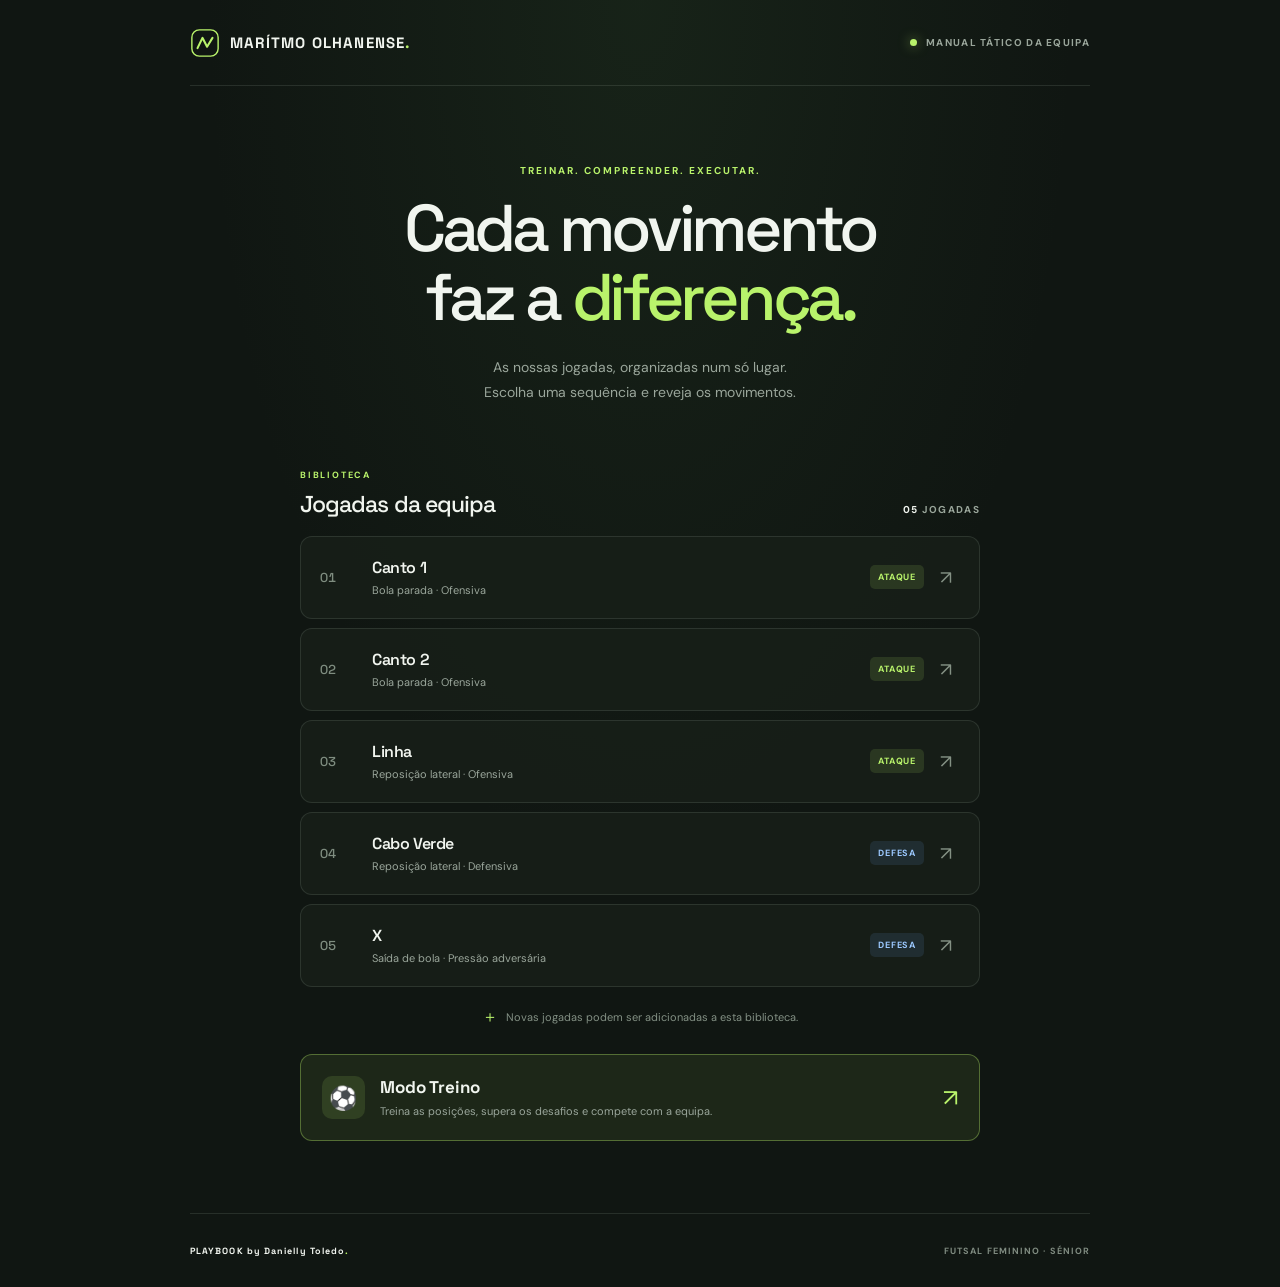
<file: index.html>
<!DOCTYPE html>
<html lang="pt-PT">

<head>
  <meta charset="UTF-8">
  <meta name="viewport" content="width=device-width, initial-scale=1.0">
  <meta name="theme-color" content="#101612">
  <meta name="description" content="Manual tático da equipa — consulta e estuda as jogadas de futsal.">
  <title>Marítmo Olhanense — Futsal</title>
  <link rel="preconnect" href="https://fonts.googleapis.com">
  <link rel="preconnect" href="https://fonts.gstatic.com" crossorigin>
  <link
    href="https://fonts.googleapis.com/css2?family=DM+Sans:wght@400;500;600;700&family=Space+Grotesk:wght@400;500;600;700&display=swap"
    rel="stylesheet">
  <link rel="stylesheet" href="css/style.css">
  <script src="js/main.js" defer></script>
</head>

<body>
  <div class="page-shell">
    <header class="topbar">
      <a class="brand" href="index.html" aria-label="Playbook, página inicial">
        <span class="brand-mark" aria-hidden="true">
          <svg viewBox="0 0 32 32" fill="none">
            <rect x="2" y="2" width="28" height="28" rx="8" stroke="currentColor" stroke-width="1.5" />
            <path d="M8 21.5L13.3 10.5L18.2 20L24 10.5" stroke="currentColor" stroke-width="2.2" stroke-linecap="round"
              stroke-linejoin="round" />
          </svg>
        </span>
        <span>MARÍTMO OLHANENSE<span class="brand-dot">.</span></span>
      </a>
      <span class="topbar-label"><span class="status-dot"></span> MANUAL TÁTICO DA EQUIPA</span>
    </header>

    <main>
      <section class="intro" aria-labelledby="page-title">
        <p class="eyebrow">TREINAR. COMPREENDER. EXECUTAR.</p>
        <h1 id="page-title">Cada movimento<br>faz a <span class="accent">diferença.</span></h1>
        <p class="intro-copy">As nossas jogadas, organizadas num só lugar.<br>Escolha uma sequência e reveja os
          movimentos.</p>
      </section>

      <section class="plays-section" aria-labelledby="plays-title">
        <div class="section-heading">
          <div>
            <p class="eyebrow">BIBLIOTECA</p>
            <h2 id="plays-title">Jogadas da equipa</h2>
          </div>
          <span class="play-count"><span id="play-count">04</span> JOGADAS</span>
        </div>

        <div class="play-list">
          <a class="play-card" href="jogadas/canto-1.html">
            <span class="play-number">01</span>
            <span class="play-info">
              <span class="play-name">Canto 1</span>
              <span class="play-description">Bola parada · Ofensiva</span>
            </span>
            <span class="play-tag attack">ATAQUE</span>
            <span class="play-arrow" aria-hidden="true">↗</span>
          </a>

          <a class="play-card" href="jogadas/canto-2.html">
            <span class="play-number">02</span>
            <span class="play-info">
              <span class="play-name">Canto 2</span>
              <span class="play-description">Bola parada · Ofensiva</span>
            </span>
            <span class="play-tag attack">ATAQUE</span>
            <span class="play-arrow" aria-hidden="true">↗</span>
          </a>

          <a class="play-card" href="jogadas/linha.html">
            <span class="play-number">03</span>
            <span class="play-info">
              <span class="play-name">Linha</span>
              <span class="play-description">Reposição lateral · Ofensiva</span>
            </span>
            <span class="play-tag attack">ATAQUE</span>
            <span class="play-arrow" aria-hidden="true">↗</span>
          </a>

          <a class="play-card" href="jogadas/cabo-verde.html">
            <span class="play-number">04</span>
            <span class="play-info">
              <span class="play-name">Cabo Verde</span>
              <span class="play-description">Reposição lateral · Defensiva</span>
            </span>
            <span class="play-tag defense">DEFESA</span>
            <span class="play-arrow" aria-hidden="true">↗</span>
          </a>

          <a class="play-card" href="jogadas/x.html">
            <span class="play-number">05</span>
            <span class="play-info">
              <span class="play-name">X</span>
              <span class="play-description">
                Saída de bola · Pressão adversária
              </span>
            </span>
            <span class="play-tag defense">
              DEFESA
            </span>
            <span class="play-arrow" aria-hidden="true">
              ↗
            </span>
          </a>

        </div>

        <p class="future-note"><span aria-hidden="true">＋</span> Novas jogadas podem ser adicionadas a esta biblioteca.
        </p>


        <!-- ACESSO AO MODO TREINO -->
        <a href="treino/index.html" class="training-link">
          <span class="training-link-icon" aria-hidden="true">
            ⚽
          </span>

          <span class="training-link-info">
            <strong>Modo Treino</strong>

            <small>
              Treina as posições, supera os desafios
              e compete com a equipa.
            </small>
          </span>

          <span class="training-link-arrow" aria-hidden="true">
            ↗
          </span>
        </a>


      </section>
    </main>

    <footer class="footer">
      <span>PLAYBOOK by Danielly Toledo<span class="brand-dot">.</span></span>
      <span>FUTSAL FEMININO · SÉNIOR</span>
    </footer>
  </div>
</body>

</html>
</file>
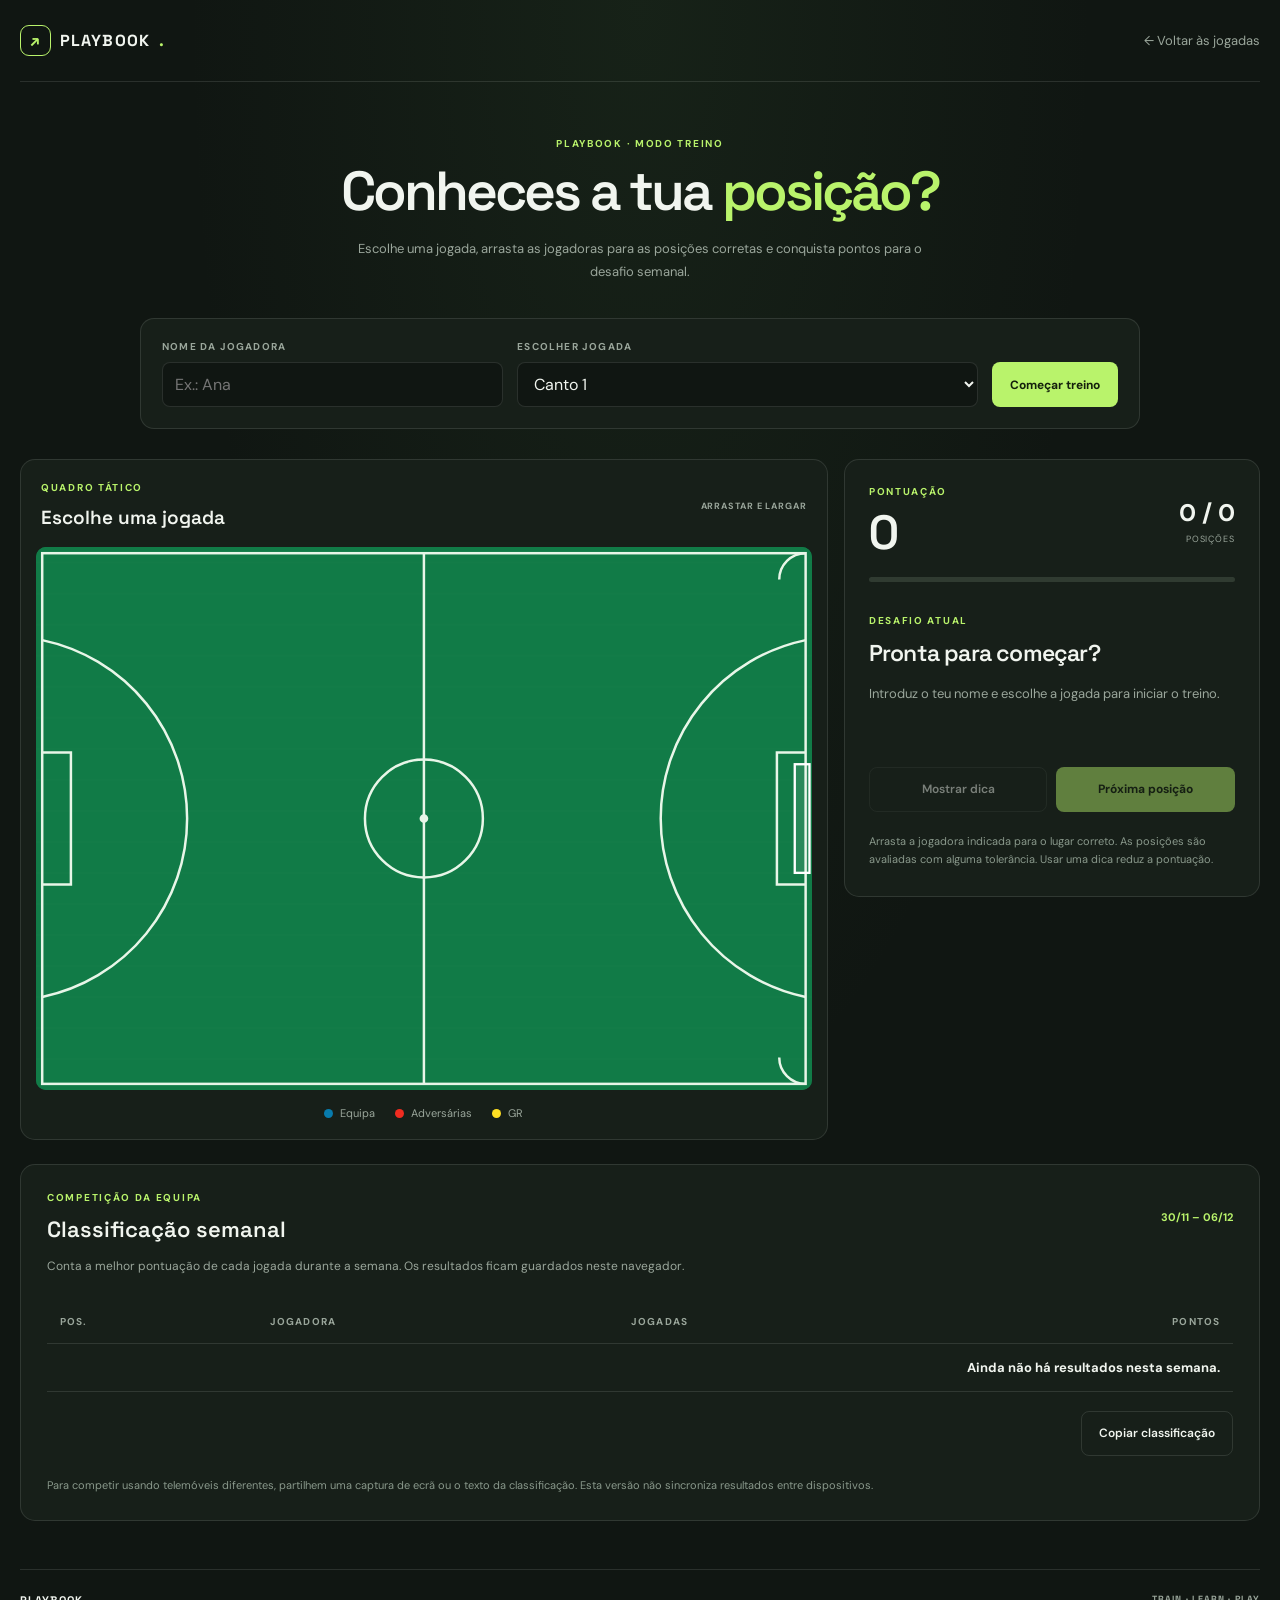
<file: treino/index.html>
<!DOCTYPE html>
<html lang="pt-PT">

<head>
    <meta charset="UTF-8">
    <meta name="viewport" content="width=device-width, initial-scale=1">

    <meta name="description" content="Jogo de treino das jogadas de futsal do Playbook.">

    <title>Modo Treino | Playbook</title>

    <link rel="stylesheet" href="../css/treino.css?v=3">
    <script src="../js/treino.js?v=3" defer></script>
</head>

<body>
    <div class="app">

        <header class="topbar">
            <a href="../index.html" class="brand">
                <span class="brand-icon">↗</span>
                PLAYBOOK<span class="accent">.</span>
            </a>

            <a href="../index.html" class="back-link">
                ← Voltar às jogadas
            </a>
        </header>

        <section class="hero">
            <p class="eyebrow">PLAYBOOK · MODO TREINO</p>

            <h1>
                Conheces a tua <span>posição?</span>
            </h1>

            <p>
                Escolhe uma jogada, arrasta as jogadoras
                para as posições corretas e conquista
                pontos para o desafio semanal.
            </p>
        </section>

        <section class="setup" aria-label="Preparar treino">

            <div class="field">
                <label for="playerName">
                    NOME DA JOGADORA
                </label>

                <input id="playerName" type="text" maxlength="24" placeholder="Ex.: Ana" autocomplete="nickname">
            </div>

            <div class="field">
                <label for="tacticSelect">
                    ESCOLHER JOGADA
                </label>

                <select id="tacticSelect">
                    <option value="canto1">Canto 1</option>
                    <option value="canto2">Canto 2</option>
                    <option value="linha">Linha</option>
                    <option value="cabo1">Cabo Verde · Variante 1</option>
                    <option value="cabo2">Cabo Verde · Variante 2</option>
                    <option value="cabo3">Cabo Verde · Variante 3</option>
                    <option value="x">X · Saída pressionada</option>
                </select>
            </div>

            <button id="startButton" class="primary-button">
                Começar treino
            </button>
        </section>

        <main class="game-layout">

            <!-- QUADRO TÁTICO -->
            <section class="board-panel">

                <div class="panel-heading">
                    <div>
                        <p class="eyebrow">QUADRO TÁTICO</p>
                        <h2 id="gameTitle">Escolhe uma jogada</h2>
                    </div>

                    <span class="board-label">
                        ARRASTAR E LARGAR
                    </span>
                </div>

                <div class="pitch-container">
                    <svg id="trainingPitch" viewBox="0 0 1000 700" aria-label="Campo interativo de futsal">

                        <defs>
                            <pattern id="grass" width="40" height="40" patternUnits="userSpaceOnUse">
                                <rect width="40" height="40" fill="#117b47" />

                                <path d="M0 20H40" stroke="#ffffff" stroke-opacity=".025" />
                            </pattern>
                        </defs>

                        <!-- Campo -->
                        <rect width="1000" height="700" fill="url(#grass)" />

                        <!-- Marcações -->
                        <g class="pitch-lines">
                            <rect x="8" y="8" width="984" height="684" />

                            <path d="M500 8V692" />

                            <circle cx="500" cy="350" r="76" />
                            <circle cx="500" cy="350" r="4" />

                            <path d="M8 120 A235 235 0 0 1 8 580" />

                            <path d="M992 120 A235 235 0 0 0 992 580" />

                            <path d="M992 265H955V435H992" />
                            <path d="M8 265H45V435H8" />

                            <path d="M992 8 A34 34 0 0 0 958 42" />

                            <path d="M992 692 A34 34 0 0 1 958 658" />
                        </g>

                        <!-- Baliza -->
                        <g class="goal">
                            <rect x="978" y="280" width="19" height="140" />
                        </g>

                        <!-- Marca opcional de destino -->
                        <circle id="targetZone" cx="500" cy="350" r="42" class="target-zone" visibility="hidden" />

                        <!-- Adversárias -->
                        <g id="defendersLayer"></g>

                        <!-- Guarda-redes -->
                        <g id="keeperLayer"></g>

                        <!-- Bola -->
                        <g id="ballLayer"></g>

                        <!-- Jogadoras arrastáveis -->
                        <g id="playersLayer"></g>
                    </svg>
                </div>

                <div class="board-footer">
                    <span>
                        <i class="legend-dot blue"></i>
                        Equipa
                    </span>

                    <span>
                        <i class="legend-dot red"></i>
                        Adversárias
                    </span>

                    <span>
                        <i class="legend-dot keeper"></i>
                        GR
                    </span>
                </div>
            </section>

            <!-- PAINEL DO DESAFIO -->
            <aside class="challenge-panel">

                <div class="score-header">
                    <div>
                        <p class="eyebrow">PONTUAÇÃO</p>
                        <strong id="scoreValue">0</strong>
                    </div>

                    <div class="step-counter">
                        <span id="stepCounter">0 / 0</span>
                        <small>POSIÇÕES</small>
                    </div>
                </div>

                <div class="progress-track">
                    <div id="progressFill"></div>
                </div>

                <div class="challenge-content">

                    <p class="eyebrow">DESAFIO ATUAL</p>

                    <h2 id="challengeTitle">
                        Pronta para começar?
                    </h2>

                    <p id="challengeDescription">
                        Introduz o teu nome e escolhe
                        a jogada para iniciar o treino.
                    </p>

                    <div id="feedback" class="feedback" role="status" aria-live="polite"></div>

                    <div class="game-actions">
                        <button id="hintButton" class="secondary-button" disabled>
                            Mostrar dica
                        </button>

                        <button id="nextButton" class="primary-button" disabled>
                            Próxima posição
                        </button>
                    </div>

                    <p class="help-text">
                        Arrasta a jogadora indicada para
                        o lugar correto. As posições são
                        avaliadas com alguma tolerância.
                        Usar uma dica reduz a pontuação.
                    </p>
                </div>

                <div id="resultPanel" class="result-panel" hidden>
                    <p class="eyebrow">TREINO CONCLUÍDO</p>

                    <h2 id="resultTitle">
                        Jogada concluída!
                    </h2>

                    <p id="resultDescription"></p>

                    <button id="retryButton" class="secondary-button">
                        Repetir jogada
                    </button>
                </div>

            </aside>
        </main>

        <!-- CLASSIFICAÇÃO -->
        <section class="ranking-section">

            <div class="ranking-heading">
                <div>
                    <p class="eyebrow">COMPETIÇÃO DA EQUIPA</p>
                    <h2>Classificação semanal</h2>
                </div>

                <span id="weekLabel" class="week-label"></span>
            </div>

            <p class="ranking-description">
                Conta a melhor pontuação de cada jogada
                durante a semana. Os resultados ficam
                guardados neste navegador.
            </p>

            <div class="table-scroll">
                <table>
                    <thead>
                        <tr>
                            <th>POS.</th>
                            <th>JOGADORA</th>
                            <th>JOGADAS</th>
                            <th>PONTOS</th>
                        </tr>
                    </thead>

                    <tbody id="rankingBody">
                        <tr>
                            <td colspan="4">
                                Ainda não há resultados.
                            </td>
                        </tr>
                    </tbody>
                </table>
            </div>

            <div class="ranking-actions">
                <button id="copyRanking" class="secondary-button">
                    Copiar classificação
                </button>
            </div>

            <p class="help-text">
                Para competir usando telemóveis diferentes,
                partilhem uma captura de ecrã ou o texto
                da classificação. Esta versão não sincroniza
                resultados entre dispositivos.
            </p>
        </section>

        <footer>
            PLAYBOOK<span class="accent">.</span>
            <span>TRAIN · LEARN · PLAY</span>
        </footer>

    </div>
</body>

</html>
</file>
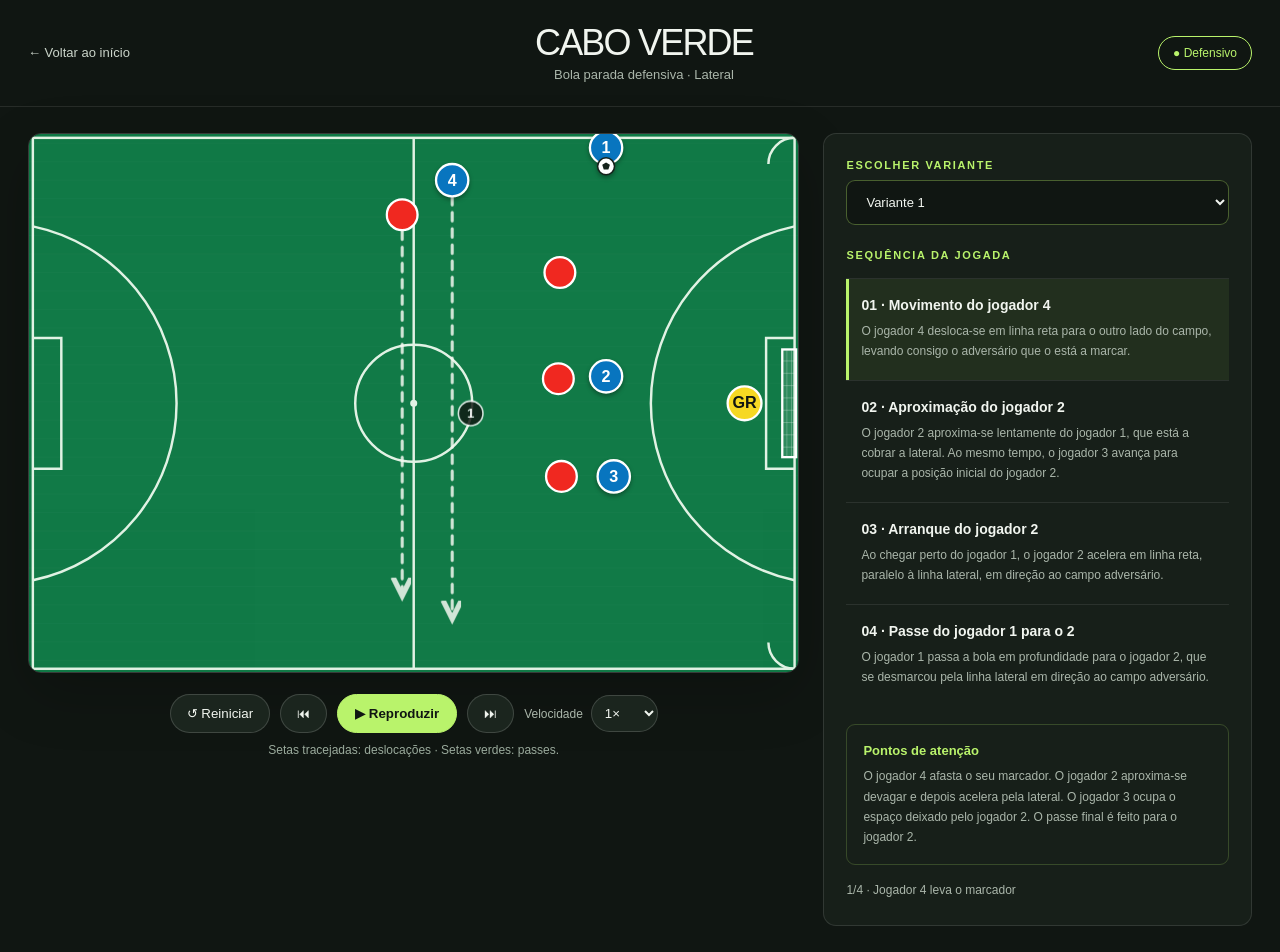
<file: jogadas/cabo-verde.html>
<!DOCTYPE html>
<html lang="pt-PT">
<head>
    <meta charset="UTF-8">
    <meta name="viewport" content="width=device-width, initial-scale=1">

    <title>Cabo Verde | Playbook</title>

    <!-- Mesmo estilo das outras jogadas -->
    <link rel="stylesheet" href="../css/style.css">
    <link rel="stylesheet" href="../css/canto-1.css">

    <script src="../js/cabo-verde.js" defer></script>

    <!-- Apenas o menu de variantes é novo -->
    <style>
        .variant-menu {
            display: grid;
            gap: 9px;
            margin-bottom: 24px;
        }

        .variant-menu label {
            color: #b9f36b;
            font-size: 11px;
            font-weight: 700;
            letter-spacing: .15em;
        }

        .variant-menu select {
            width: 100%;
            padding: 13px 15px;
            border: 1px solid #b9f36b55;
            border-radius: 9px;
            background: #101612;
            color: #f1f5ef;
            font: inherit;
            font-size: 13px;
            cursor: pointer;
        }

        .variant-menu select:focus-visible {
            outline: 2px solid #b9f36b;
            outline-offset: 3px;
        }

        .variant-notice {
            margin: 0 0 20px;
            padding: 15px;
            border: 1px solid #b9f36b44;
            border-radius: 9px;
            color: #cbd5ca;
            font-size: 12px;
            line-height: 1.7;
        }

        .playback-controls button:disabled {
            opacity: .4;
            cursor: not-allowed;
        }
    </style>
</head>

<body class="tactic-page">

    <header class="tactic-header">
        <a href="../index.html" class="back-link">
            ← Voltar ao início
        </a>

        <div>
            <h1>CABO VERDE</h1>
            <p>Bola parada defensiva · Lateral</p>
        </div>

        <span class="offense-pill">● Defensivo</span>
    </header>

    <main class="tactic-layout">

        <!-- QUADRO TÁTICO -->
        <section
            class="pitch-panel"
            aria-label="Quadro tático Cabo Verde"
        >
            <svg
                id="pitch"
                viewBox="0 0 1000 700"
                role="img"
                aria-label="Quatro jogadores azuis, quatro adversários vermelhos e guarda-redes amarelo"
            >

                <defs>
                    <!-- Relva -->
                    <pattern
                        id="grass"
                        width="24"
                        height="24"
                        patternUnits="userSpaceOnUse"
                    >
                        <rect
                            width="24"
                            height="24"
                            fill="#117a47"
                        />

                        <path
                            d="M0 12H24"
                            stroke="white"
                            stroke-opacity=".025"
                        />
                    </pattern>

                    <!-- Seta dos jogadores -->
                    <marker
                        id="white-arrow"
                        markerWidth="8"
                        markerHeight="8"
                        refX="6"
                        refY="3"
                        orient="auto"
                        markerUnits="strokeWidth"
                    >
                        <path
                            d="M0 0L6 3L0 6"
                            fill="none"
                            stroke="#f5f8f1"
                            stroke-width="1.7"
                        />
                    </marker>

                    <!-- Seta da bola -->
                    <marker
                        id="green-arrow"
                        markerWidth="8"
                        markerHeight="8"
                        refX="6"
                        refY="3"
                        orient="auto"
                        markerUnits="strokeWidth"
                    >
                        <path
                            d="M0 0L6 3L0 6"
                            fill="none"
                            stroke="#b9f36b"
                            stroke-width="1.7"
                        />
                    </marker>
                </defs>

                <!-- CAMPO -->
                <rect
                    width="1000"
                    height="700"
                    fill="url(#grass)"
                />

                <g
                    class="pitch-lines"
                    fill="none"
                    stroke="#edf9ed"
                    stroke-width="3.2"
                >
                    <rect x="5" y="5" width="990" height="690"/>

                    <path d="M500 5V695"/>

                    <circle cx="500" cy="350" r="76"/>

                    <circle
                        cx="500"
                        cy="350"
                        r="3"
                        fill="#edf9ed"
                    />

                    <path
                        d="M5 120 A235 235 0 0 1 5 580
                           M995 120 A235 235 0 0 0 995 580"
                    />

                    <path d="M995 265H958V435H995"/>

                    <path d="M5 265H42V435H5"/>

                    <path
                        d="M995 5A34 34 0 0 0 961 39
                           M995 695A34 34 0 0 1 961 661"
                    />
                </g>

                <!-- BALIZA DA NOSSA EQUIPA -->
                <g class="goal">
                    <rect
                        x="979"
                        y="280"
                        width="18"
                        height="140"
                        fill="#e8f4e8"
                        fill-opacity=".13"
                        stroke="white"
                        stroke-width="3"
                    />

                    <path
                        d="M985 281V420
                           M991 281V420
                           M979 295H997
                           M979 311H997
                           M979 327H997
                           M979 343H997
                           M979 359H997
                           M979 375H997
                           M979 391H997
                           M979 407H997"
                        stroke="#fff"
                        stroke-opacity=".32"
                    />
                </g>

                <!-- SETAS DAS QUATRO ETAPAS -->
                <g
                    id="guides"
                    fill="none"
                    stroke-linecap="round"
                    stroke-linejoin="round"
                >

                    <!-- 1: Jogador 4 atravessa para o outro lado -->
                    <path
                        id="move4"
                        class="movement"
                        d="M550 60 L550 630"
                        marker-end="url(#white-arrow)"
                    />

                    <!-- 1: O seu marcador acompanha -->
                    <path
                        id="moveDefender"
                        class="movement"
                        d="M485 105 L485 600"
                        marker-end="url(#white-arrow)"
                    />

                    <!-- Movimentação do marcador do jogador 2 -->
                    <path
                        id="moveDefender2"
                        class="movement"
                        d="M688 318 L688 68"
                        marker-end="url(#white-arrow)"
                    />

                    <!-- 2: Jogador 2 aproxima-se do lateral -->
                    <path
                        id="move2Slow"
                        class="movement"
                        d="M750 315 L750 68"
                        marker-end="url(#white-arrow)"
                    />

                    <!-- 2: Jogador 3 ocupa o espaço do 2 -->
                    <path
                        id="move3"
                        class="movement"
                        d="M760 445 L750 315"
                        marker-end="url(#white-arrow)"
                    />

                    <!-- Movimento do adversário que acompanha o jogador 3 -->
                    <path
                        id="moveDefender3"
                        class="movement"
                        d="M692 445 L682 315"
                        marker-end="url(#white-arrow)"
                    />

                    <!-- 3: Jogador 2 corre pela linha -->
                    <path
                        id="move2Sprint"
                        class="movement"
                        d="M750 68 L545 68"
                        marker-end="url(#white-arrow)"
                    />

                    <!-- 4: Passe paralelo à linha lateral -->
                    <path
                        id="passGuide"
                        class="ball-path"
                        d="M750 42 L545 68"
                        marker-end="url(#green-arrow)"
                    />

                    <!-- Numeração -->
                    <g class="guide-number">
                        <circle cx="574" cy="363" r="16"/>
                        <text x="574" y="368">1</text>
                    </g>

                    <g class="guide-number">
                        <circle cx="726" cy="205" r="16"/>
                        <text x="726" y="210">2</text>
                    </g>

                    <g class="guide-number">
                        <circle cx="648" cy="94" r="16"/>
                        <text x="648" y="99">3</text>
                    </g>

                    <g class="guide-number">
                        <circle cx="640" cy="42" r="16"/>
                        <text x="640" y="47">4</text>
                    </g>

                </g>

                <!-- QUATRO ADVERSÁRIOS -->
                <g class="defenders">

                    <!-- Adversário que acompanha o jogador 4 -->
                    <circle
                        id="defender4"
                        cx="485"
                        cy="105"
                        r="20"
                    />

                    <!-- Restantes adversários -->
                    <circle cx="690" cy="180" r="20"/>

                    <!-- Adversário responsável por marcar o jogador 2 -->
                    <circle id="defender2" cx="688" cy="318" r="20" />

                    <!-- Marcador do jogador 3 -->
                    <circle id="defender3" cx="692" cy="445" r="20" />

                </g>

                <!-- GUARDA-REDES AMARELO -->
                <g
                    id="keeper"
                    transform="translate(930 350)"
                >
                    <circle
                        r="22"
                        fill="#f6d823"
                        stroke="#fff"
                        stroke-width="3"
                    />

                    <text
                        y="6"
                        style="fill:#101612"
                    >GR</text>
                </g>

                <!-- JOGADOR 4 -->
                <g
                    id="player4"
                    class="player"
                    transform="translate(550 60)"
                >
                    <circle r="21"/>
                    <text y="7">4</text>
                </g>

                <!-- JOGADOR 3 -->
                <g
                    id="player3"
                    class="player"
                    transform="translate(760 445)"
                >
                    <circle r="21"/>
                    <text y="7">3</text>
                </g>

                <!-- JOGADOR 2 -->
                <g
                    id="player2"
                    class="player"
                    transform="translate(750 315)"
                >
                    <circle r="21"/>
                    <text y="7">2</text>
                </g>

                <!-- JOGADOR 1: COBRANÇA LATERAL -->
                <g
                    id="player1"
                    class="player"
                    transform="translate(750 18)"
                >
                    <circle r="21"/>
                    <text y="7">1</text>
                </g>

                <!-- BOLA -->
                <g
                    id="ball"
                    transform="translate(750 42)"
                >
                    <circle
                        r="11"
                        fill="#fff"
                        stroke="#15221b"
                        stroke-width="2"
                    />

                    <path
                        d="M0-5L5-2L3 4L-3 4L-5-2Z"
                        fill="#15221b"
                    />
                </g>

            </svg>

            <!-- MESMOS CONTROLOS DO CANTO 1 -->
            <div class="playback-controls">

                <button type="button" id="restart">
                    ↺ Reiniciar
                </button>

                <button
                    type="button"
                    id="previous"
                    aria-label="Etapa anterior"
                >
                    ⏮
                </button>

                <button
                    type="button"
                    id="play"
                    class="play-main"
                >
                    ▶ Reproduzir
                </button>

                <button
                    type="button"
                    id="next"
                    aria-label="Próxima etapa"
                >
                    ⏭
                </button>

                <label>
                    Velocidade

                    <select id="speed">
                        <option value="0.5">0,5×</option>
                        <option value="1" selected>1×</option>
                        <option value="1.5">1,5×</option>
                    </select>
                </label>

            </div>

            <p class="pitch-caption">
                Setas tracejadas: deslocações ·
                Setas verdes: passes.
            </p>

        </section>

        <!-- PAINEL DIREITO -->
        <aside class="instructions">

            <!-- NOVO: SELETOR DE VARIANTES -->
            <div class="variant-menu">

                <label for="variant">
                    ESCOLHER VARIANTE
                </label>

                <select id="variant">
                    <option value="1">
                        Variante 1
                    </option>

                    <option value="2">
                        Variante 2 — Passe para o jogador 3
                    </option>

                    <option value="3">
                        Variante 3 — Passe para o jogador 4
                    </option>
                </select>

            </div>

            <p class="aside-eyebrow">
                SEQUÊNCIA DA JOGADA
            </p>

            <!-- Mensagem para variantes futuras -->
            <p
                id="variantNotice"
                class="variant-notice"
                hidden
            >
                Esta variante ainda não foi criada.
                Quando definirmos os movimentos,
                adicionaremos a animação aqui.
            </p>

            <!-- VARIANTE 1 -->
            <ol class="steps" id="steps">

                <li data-step="0">
                    <button type="button">
                        <strong>
                            01 · Movimento do jogador 4
                        </strong>

                        <span>
                            O jogador 4 desloca-se em
                            linha reta para o outro lado
                            do campo, levando consigo
                            o adversário que o está
                            a marcar.
                        </span>
                    </button>
                </li>

                <li data-step="1">
                    <button type="button">
                        <strong>
                            02 · Aproximação do jogador 2
                        </strong>

                        <span>
                            O jogador 2 aproxima-se
                            lentamente do jogador 1,
                            que está a cobrar a lateral.
                            Ao mesmo tempo, o jogador 3
                            avança para ocupar a posição
                            inicial do jogador 2.
                        </span>
                    </button>
                </li>

                <li data-step="2">
                    <button type="button">
                        <strong>
                            03 · Arranque do jogador 2
                        </strong>

                        <span>
                            Ao chegar perto do jogador 1,
                            o jogador 2 acelera em linha
                            reta, paralelo à linha lateral,
                            em direção ao campo adversário.
                        </span>
                    </button>
                </li>

                <li data-step="3">
                    <button type="button">
                        <strong>
                            04 · Passe do jogador 1
                        </strong>

                        <span>
                            O jogador 1 executa um passe
                            em linha quase paralela
                            à lateral, para os pés do
                            jogador 2, que se encontra
                            mais à frente após a corrida.
                        </span>
                    </button>
                </li>

            </ol>

            <div class="attention" id="attention">
                <strong>Pontos de atenção</strong>

                <p>
                    O jogador 4 deve arrastar o seu
                    marcador para longe da zona da
                    cobrança. O jogador 2 aproxima-se
                    devagar, mas acelera assim que
                    chega perto do jogador 1.
                    O jogador 3 cobre o espaço deixado
                    pelo jogador 2. O passe final deve
                    acompanhar a corrida e chegar
                    aos pés do jogador 2.
                </p>
            </div>

            <p
                id="status"
                class="status"
                aria-live="polite"
            >
                Pronto para iniciar.
            </p>

        </aside>
    </main>

</body>
</html>
</file>
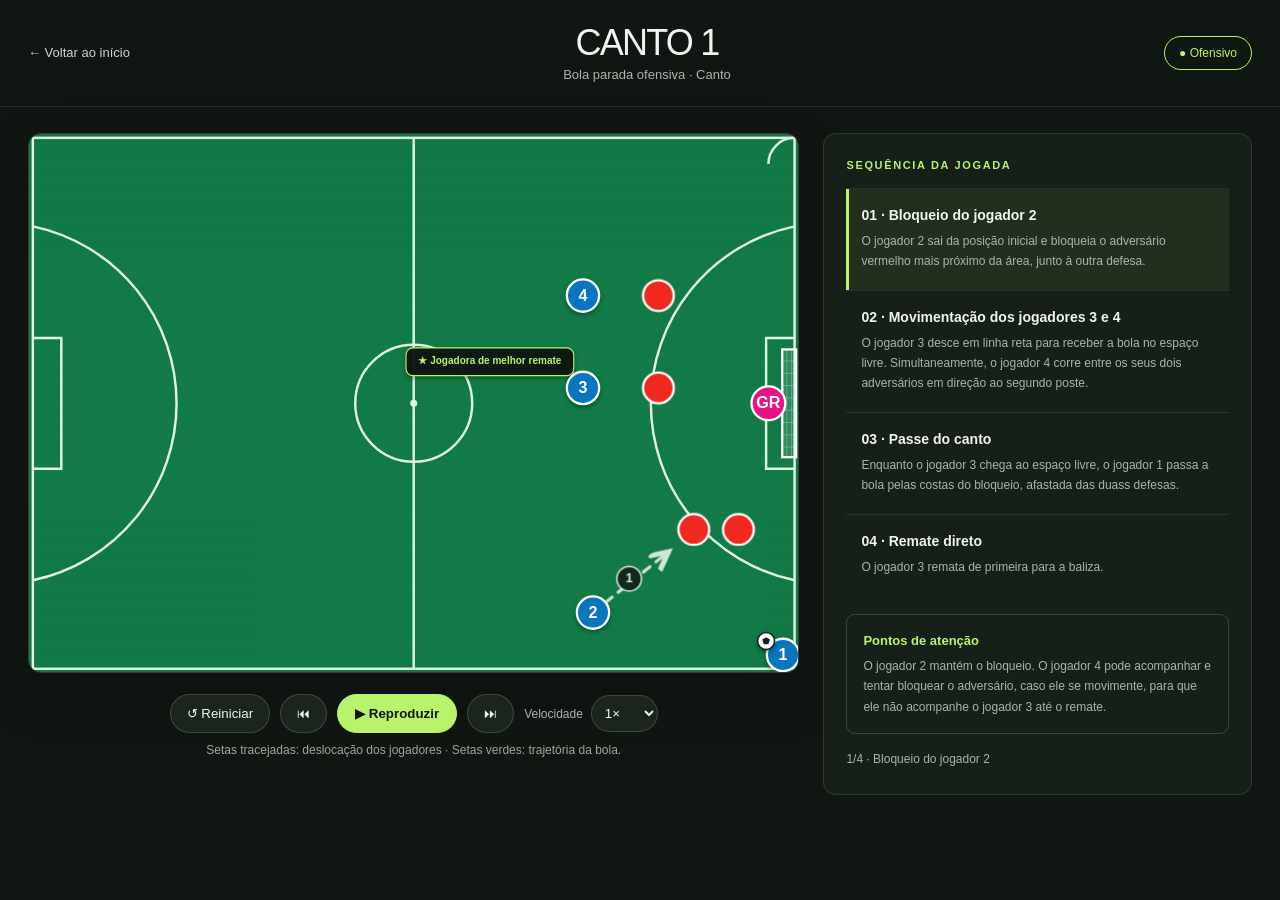
<file: jogadas/canto-1.html>
<!DOCTYPE html>
<html lang="pt-PT">
<head>
  <meta charset="UTF-8">
  <meta name="viewport" content="width=device-width, initial-scale=1">
  <title>Canto 1 | Playbook</title>
  <link rel="stylesheet" href="../css/style.css">
  <link rel="stylesheet" href="../css/canto-1.css">
  <script src="../js/canto-1.js" defer></script>
</head>
<body class="tactic-page">
  <header class="tactic-header">
    <a href="../index.html" class="back-link">← Voltar ao início</a>
    <div><h1>CANTO 1</h1><p>Bola parada ofensiva · Canto</p></div>
    <span class="offense-pill">● Ofensivo</span>
  </header>

  <main class="tactic-layout">
    <section class="pitch-panel" aria-label="Quadro tático animado">
      <svg id="pitch" viewBox="0 0 1000 700" role="img" aria-label="Campo de futsal com a baliza à direita, quatro atacantes azuis, quatro defesas vermelhos e guarda-redes rosa">
        <defs>
          <pattern id="grass" width="24" height="24" patternUnits="userSpaceOnUse"><path d="M0 0H24V24H0Z" fill="#117a47"/><path d="M0 12H24" stroke="#fff" stroke-opacity=".025"/></pattern>
          <marker id="white-arrow" markerWidth="8" markerHeight="8" refX="6" refY="3" orient="auto" markerUnits="strokeWidth"><path d="M0 0L6 3L0 6" fill="none" stroke="#f5f8f1" stroke-width="1.7"/></marker>
          <marker id="green-arrow" markerWidth="8" markerHeight="8" refX="6" refY="3" orient="auto" markerUnits="strokeWidth"><path d="M0 0L6 3L0 6" fill="none" stroke="#b9f36b" stroke-width="1.7"/></marker>
        </defs>
        <rect width="1000" height="700" fill="url(#grass)"/>
        <g class="pitch-lines" fill="none" stroke="#edf9ed" stroke-width="3.2">
          <rect x="5" y="5" width="990" height="690"/>
          <path d="M500 5V695"/><circle cx="500" cy="350" r="76"/><circle cx="500" cy="350" r="3" fill="#edf9ed"/>
          <path d="M5 120 A235 235 0 0 1 5 580 M995 120 A235 235 0 0 0 995 580"/>
          <path d="M995 265H958V435H995"/><path d="M995 5A34 34 0 0 0 961 39 M995 695A34 34 0 0 1 961 661"/>
          <path d="M5 265H42V435H5"/>
        </g>
        <g class="goal"><rect x="979" y="280" width="18" height="140" fill="#e8f4e8" fill-opacity=".13" stroke="white" stroke-width="3"/><path d="M985 281V420 M991 281V420 M979 295H997 M979 311H997 M979 327H997 M979 343H997 M979 359H997 M979 375H997 M979 391H997 M979 407H997" stroke="#fff" stroke-opacity=".32"/></g>

        <!-- Movimentos: uma única ponta por seta; ordem 1, 2, 3, 4. -->
        <g id="guides" fill="none" stroke-linecap="round" stroke-linejoin="round">
          <path id="move2" d="M733 622 L864 514" class="movement" marker-end="url(#white-arrow)"/>
          <path id="move3" d="M720 330 L720 492" class="movement" marker-end="url(#white-arrow)"/>
          <!-- Movimento do jogador 4 para o segundo poste -->
          <path id="move4" d="M720 210 L935 275" class="movement" marker-end="url(#white-arrow)"/>
          <path id="pass-guide" d="M980 677 L720 492" class="ball-path" marker-end="url(#green-arrow)"/>
          <path id="shot-guide" d="M720 492 L972 345" class="ball-path" marker-end="url(#green-arrow)"/>
          <g class="guide-number"><circle cx="780" cy="578" r="16"/><text x="780" y="583">1</text></g>
          <g class="guide-number"><circle cx="696" cy="412" r="16"/><text x="696" y="417">2</text></g>
          <g class="guide-number"><circle cx="846" cy="604" r="16"/><text x="846" y="609">3</text></g>
          <g class="guide-number"><circle cx="868" cy="410" r="16"/><text x="868" y="415">4</text></g>
        </g>

        <!-- Quatro defesas, incluindo os adversários diretos dos jogadores 3 e 4. -->
        <g class="defenders">
          <circle cx="818" cy="210" r="20"/><circle cx="818" cy="330" r="20"/>
          <circle cx="864" cy="514" r="20"/><circle cx="922" cy="514" r="20"/>
        </g>
        <g id="keeper" transform="translate(961 350)"><circle r="22" fill="#e81286" stroke="#fff" stroke-width="3"/><text y="6">GR</text></g>

        <g id="player4" class="player" transform="translate(720 210)"><circle r="21"/><text y="7">4</text></g>
        <g id="player3" class="player" transform="translate(720 330)"><circle r="21"/><text y="7">3</text></g>
        <g id="player2" class="player" transform="translate(733 622)"><circle r="21"/><text y="7">2</text></g>
        <g id="player1" class="player" transform="translate(980 677)"><circle r="21"/><text y="7">1</text></g>
        <g id="ball" transform="translate(958 659)"><circle r="11" fill="#fff" stroke="#15221b" stroke-width="2"/><path d="M0-5L5-2L3 4L-3 4L-5-2Z" fill="#15221b"/></g>
      </svg>
      <div class="playback-controls">
        <button type="button" id="restart">↺ Reiniciar</button>
        <button type="button" id="previous" aria-label="Etapa anterior">⏮</button>
        <button type="button" id="play" class="play-main">▶ Reproduzir</button>
        <button type="button" id="next" aria-label="Próxima etapa">⏭</button>
        <label>Velocidade <select id="speed"><option value="0.5">0,5×</option><option value="1" selected>1×</option><option value="1.5">1,5×</option></select></label>
      </div>
      <p class="pitch-caption">Setas tracejadas: deslocação dos jogadores · Setas verdes: trajetória da bola.</p>
    </section>

    <aside class="instructions">
      <p class="aside-eyebrow">SEQUÊNCIA DA JOGADA</p>
      <ol class="steps" id="steps">
        <li data-step="0"><button type="button"><strong>01 · Bloqueio do jogador 2</strong><span>O jogador 2 sai da posição inicial e bloqueia o adversário vermelho mais próximo da área, junto à outra defesa.</span></button></li>
        <li data-step="1"><button type="button"><strong>02 · Movimentação dos jogadores 3 e 4</strong><span>O jogador 3 desce em linha reta para receber a bola no espaço livre. Simultaneamente, o jogador 4 corre entre os seus dois adversários em direção ao segundo poste.</span></button></li>
        <li data-step="2"><button type="button"><strong>03 · Passe do canto</strong><span>Enquanto o jogador 3 chega ao espaço livre, o jogador 1 passa a bola pelas costas do bloqueio, afastada das duass defesas.</span></button></li>
        <li data-step="3"><button type="button"><strong>04 · Remate direto</strong><span>O jogador 3 remata de primeira para a baliza.</span></button></li>
      </ol>
      <div class="attention"><strong>Pontos de atenção</strong><p>O jogador 2 mantém o bloqueio. O jogador 4 pode acompanhar e tentar bloquear o adversário, caso ele se movimente, para que ele não acompanhe o jogador 3 até o remate.</p></div>
      <p id="status" class="status" aria-live="polite">Pronto para iniciar.</p>
    </aside>
  </main>

  <script src="../js/remate-label.js" defer></script>
  
</body>
</html>
</file>
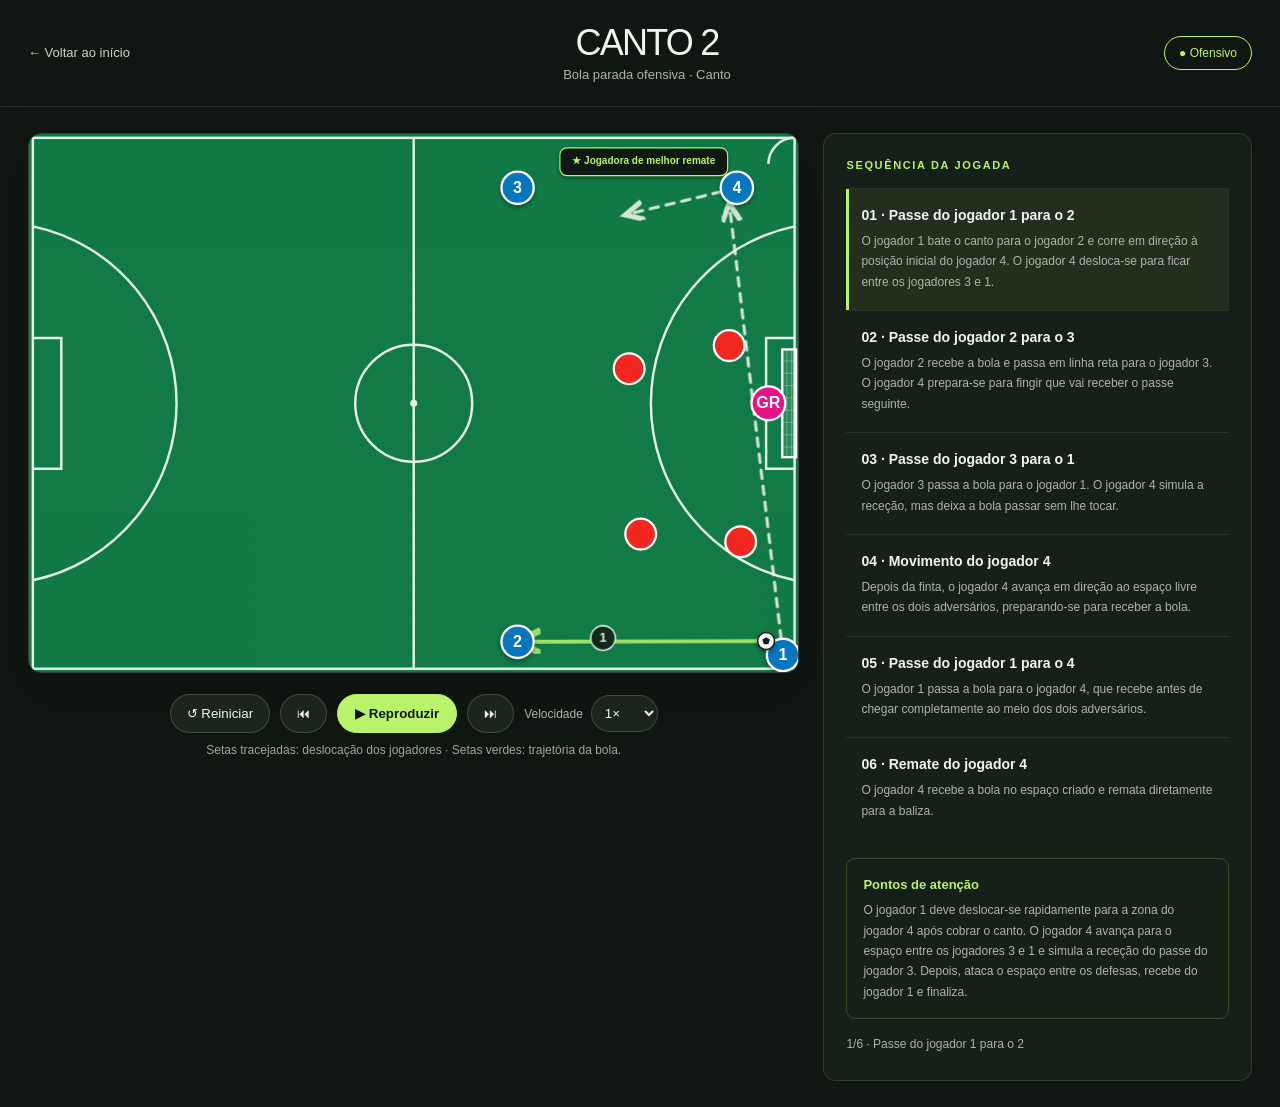
<file: jogadas/canto-2.html>
<!DOCTYPE html>
<html lang="pt-PT">

<head>
    <meta charset="UTF-8">
    <meta name="viewport" content="width=device-width, initial-scale=1">

    <title>Canto 2 | Playbook</title>

    <!-- Exatamente os mesmos estilos do Canto 1 -->
    <link rel="stylesheet" href="../css/style.css">
    <link rel="stylesheet" href="../css/canto-1.css">

    <script src="../js/canto-2.js" defer></script>
</head>

<body class="tactic-page">

    <header class="tactic-header">
        <a href="../index.html" class="back-link">
            ← Voltar ao início
        </a>

        <div>
            <h1>CANTO 2</h1>
            <p>Bola parada ofensiva · Canto</p>
        </div>

        <span class="offense-pill">● Ofensivo</span>
    </header>

    <main class="tactic-layout">

        <!-- QUADRO TÁTICO -->
        <section class="pitch-panel" aria-label="Quadro tático animado">

            <svg id="pitch" viewBox="0 0 1000 700" role="img"
                aria-label="Jogada Canto 2, com quatro jogadores azuis, quatro adversários vermelhos e guarda-redes rosa">

                <defs>
                    <!-- Relva igual à do Canto 1 -->
                    <pattern id="grass" width="24" height="24" patternUnits="userSpaceOnUse">
                        <path d="M0 0H24V24H0Z" fill="#117a47" />

                        <path d="M0 12H24" stroke="#fff" stroke-opacity=".025" />
                    </pattern>

                    <!-- Seta branca: deslocação -->
                    <marker id="white-arrow" markerWidth="8" markerHeight="8" refX="6" refY="3" orient="auto"
                        markerUnits="strokeWidth">
                        <path d="M0 0L6 3L0 6" fill="none" stroke="#f5f8f1" stroke-width="1.7" />
                    </marker>

                    <!-- Seta verde: passe ou remate -->
                    <marker id="green-arrow" markerWidth="8" markerHeight="8" refX="6" refY="3" orient="auto"
                        markerUnits="strokeWidth">
                        <path d="M0 0L6 3L0 6" fill="none" stroke="#b9f36b" stroke-width="1.7" />
                    </marker>
                </defs>

                <!-- FUNDO DO CAMPO -->
                <rect width="1000" height="700" fill="url(#grass)" />

                <!-- LINHAS DO CAMPO -->
                <g class="pitch-lines" fill="none" stroke="#edf9ed" stroke-width="3.2">
                    <rect x="5" y="5" width="990" height="690" />

                    <path d="M500 5V695" />

                    <circle cx="500" cy="350" r="76" />

                    <circle cx="500" cy="350" r="3" fill="#edf9ed" />

                    <path d="M5 120 A235 235 0 0 1 5 580
                           M995 120 A235 235 0 0 0 995 580" />

                    <path d="M995 265H958V435H995" />

                    <path d="M995 5A34 34 0 0 0 961 39
                           M995 695A34 34 0 0 1 961 661" />

                    <path d="M5 265H42V435H5" />
                </g>

                <!-- BALIZA: IGUAL À DO CANTO 1 -->
                <g class="goal">
                    <rect x="979" y="280" width="18" height="140" fill="#e8f4e8" fill-opacity=".13" stroke="white"
                        stroke-width="3" />

                    <path d="M985 281V420
                           M991 281V420
                           M979 295H997
                           M979 311H997
                           M979 327H997
                           M979 343H997
                           M979 359H997
                           M979 375H997
                           M979 391H997
                           M979 407H997" stroke="#fff" stroke-opacity=".32" />
                </g>

                <!--
                    SETAS DOS MOVIMENTOS

                    1 - Passe 1 → 2 + corrida do 1
                    2 - Passe 2 → 3
                    3 - Passe 3 → 4 (finta do 1)
                    4 - Corrida do 1 entre os defesas
                    5 - Passe 4 → 1
                    6 - Remate do 1
                -->
                <g id="guides" fill="none" stroke-linecap="round" stroke-linejoin="round">

                    <!-- Etapa 1 -->
                    <path id="pass1" class="ball-path" d="M980 677 L635 677" marker-end="url(#green-arrow)" />

                    <path id="move1" class="movement" d="M980 677 L820 85" marker-end="url(#white-arrow)" />

                    <!-- Etapa 2 -->
                    <path id="pass2" class="ball-path" d="M635 677 L635 70" marker-end="url(#green-arrow)" />

                    <!-- Etapa 3 -->
                    <path id="pass3" class="ball-path" d="M635 70 L920 70" marker-end="url(#green-arrow)" />

                    <!-- Etapa 4 -->
                    <path id="move4" class="movement" d="M820 85 L840 240" marker-end="url(#white-arrow)" />

                    <!-- Etapa 5 -->
                    <path id="pass5" class="ball-path" d="M920 70 L840 240" marker-end="url(#green-arrow)" />

                    <!-- Etapa 6 -->
                    <path id="pass6" class="ball-path" d="M840 240 L979 350" marker-end="url(#green-arrow)" />

                    <!-- Numeração das setas -->
                    <g class="guide-number">
                        <circle cx="746" cy="655" r="16" />
                        <text x="746" y="660">1</text>
                    </g>

                    <g class="guide-number">
                        <circle cx="610" cy="386" r="16" />
                        <text x="610" y="391">2</text>
                    </g>

                    <g class="guide-number">
                        <circle cx="750" cy="46" r="16" />
                        <text x="750" y="51">3</text>
                    </g>

                    <g class="guide-number">
                        <circle cx="865" cy="159" r="16" />
                        <text x="865" y="164">4</text>
                    </g>

                    <g class="guide-number">
                        <circle cx="904" cy="157" r="16" />
                        <text x="904" y="162">5</text>
                    </g>

                    <g class="guide-number">
                        <circle cx="936" cy="274" r="16" />
                        <text x="936" y="279">6</text>
                    </g>
                </g>

                <!--
                    QUATRO ADVERSÁRIOS VERMELHOS

                    Dois na zona superior:
                    fora/próximos da área.

                    Dois na zona inferior:
                    próximos da área.
                -->
                <g class="defenders">
                    <circle cx="780" cy="305" r="20" />
                    <circle cx="910" cy="275" r="20" />

                    <circle cx="795" cy="520" r="20" />
                    <circle cx="925" cy="530" r="20" />
                </g>

                <!-- GUARDA-REDES: EXATAMENTE O MESMO -->
                <g id="keeper" transform="translate(961 350)">
                    <circle r="22" fill="#e81286" stroke="#fff" stroke-width="3" />

                    <text y="6">GR</text>
                </g>

                <!-- JOGADOR 4 -->
                <g id="player4" class="player" transform="translate(920 70)">
                    <circle r="21" />
                    <text y="7">4</text>
                </g>

                <!-- JOGADOR 3 -->
                <g id="player3" class="player" transform="translate(635 70)">
                    <circle r="21" />
                    <text y="7">3</text>
                </g>

                <!-- JOGADOR 2 -->
                <g id="player2" class="player" transform="translate(635 660)">
                    <circle r="21" />
                    <text y="7">2</text>
                </g>

                <!-- JOGADOR 1: COBRADOR DO CANTO -->
                <g id="player1" class="player" transform="translate(980 677)">
                    <circle r="21" />
                    <text y="7">1</text>
                </g>

                <!-- BOLA: MESMO DESENHO DO CANTO 1 -->
                <g id="ball" transform="translate(958 659)">
                    <circle r="11" fill="#fff" stroke="#15221b" stroke-width="2" />

                    <path d="M0-5L5-2L3 4L-3 4L-5-2Z" fill="#15221b" />
                </g>
            </svg>

            <!-- CONTROLOS: IGUAIS AOS DO CANTO 1 -->
            <div class="playback-controls">

                <button type="button" id="restart">
                    ↺ Reiniciar
                </button>

                <button type="button" id="previous" aria-label="Etapa anterior">
                    ⏮
                </button>

                <button type="button" id="play" class="play-main">
                    ▶ Reproduzir
                </button>

                <button type="button" id="next" aria-label="Próxima etapa">
                    ⏭
                </button>

                <label>
                    Velocidade

                    <select id="speed">
                        <option value="0.5">0,5×</option>
                        <option value="1" selected>1×</option>
                        <option value="1.5">1,5×</option>
                    </select>
                </label>
            </div>

            <p class="pitch-caption">
                Setas tracejadas: deslocação dos jogadores ·
                Setas verdes: trajetória da bola.
            </p>
        </section>

        <!-- PAINEL LATERAL: MESMA ESTRUTURA DO CANTO 1 -->
        <aside class="instructions">

            <p class="aside-eyebrow">
                SEQUÊNCIA DA JOGADA
            </p>


            <ol class="steps" id="steps">

                <li data-step="0">
                    <button type="button">
                        <strong>01 · Passe do jogador 1 para o 2</strong>

                        <span>
                            O jogador 1 bate o canto para o jogador 2
                            e corre em direção à posição inicial do
                            jogador 4. O jogador 4 desloca-se para
                            ficar entre os jogadores 3 e 1.
                        </span>
                    </button>
                </li>

                <li data-step="1">
                    <button type="button">
                        <strong>02 · Passe do jogador 2 para o 3</strong>

                        <span>
                            O jogador 2 recebe a bola e passa em
                            linha reta para o jogador 3.
                            O jogador 4 prepara-se para fingir
                            que vai receber o passe seguinte.
                        </span>
                    </button>
                </li>

                <li data-step="2">
                    <button type="button">
                        <strong>03 · Passe do jogador 3 para o 1</strong>

                        <span>
                            O jogador 3 passa a bola para o jogador 1.
                            O jogador 4 simula a receção, mas deixa
                            a bola passar sem lhe tocar.
                        </span>
                    </button>
                </li>

                <li data-step="3">
                    <button type="button">
                        <strong>04 · Movimento do jogador 4</strong>

                        <span>
                            Depois da finta, o jogador 4 avança
                            em direção ao espaço livre entre
                            os dois adversários, preparando-se
                            para receber a bola.
                        </span>
                    </button>
                </li>

                <li data-step="4">
                    <button type="button">
                        <strong>05 · Passe do jogador 1 para o 4</strong>

                        <span>
                            O jogador 1 passa a bola para o jogador 4,
                            que recebe antes de chegar completamente
                            ao meio dos dois adversários.
                        </span>
                    </button>
                </li>

                <li data-step="5">
                    <button type="button">
                        <strong>06 · Remate do jogador 4</strong>

                        <span>
                            O jogador 4 recebe a bola no espaço criado
                            e remata diretamente para a baliza.
                        </span>
                    </button>
                </li>

            </ol>


            <div class="attention">
                <strong>Pontos de atenção</strong>
                <p>
                    O jogador 1 deve deslocar-se rapidamente para a zona
                    do jogador 4 após cobrar o canto. O jogador 4 avança
                    para o espaço entre os jogadores 3 e 1 e simula a
                    receção do passe do jogador 3. Depois, ataca o espaço
                    entre os defesas, recebe do jogador 1 e finaliza.
                </p>
            </div>

            <p id="status" class="status" aria-live="polite">
                Pronto para iniciar.
            </p>

        </aside>
    </main>

    <script src="../js/remate-label.js" defer></script>

</body>

</html>
</file>
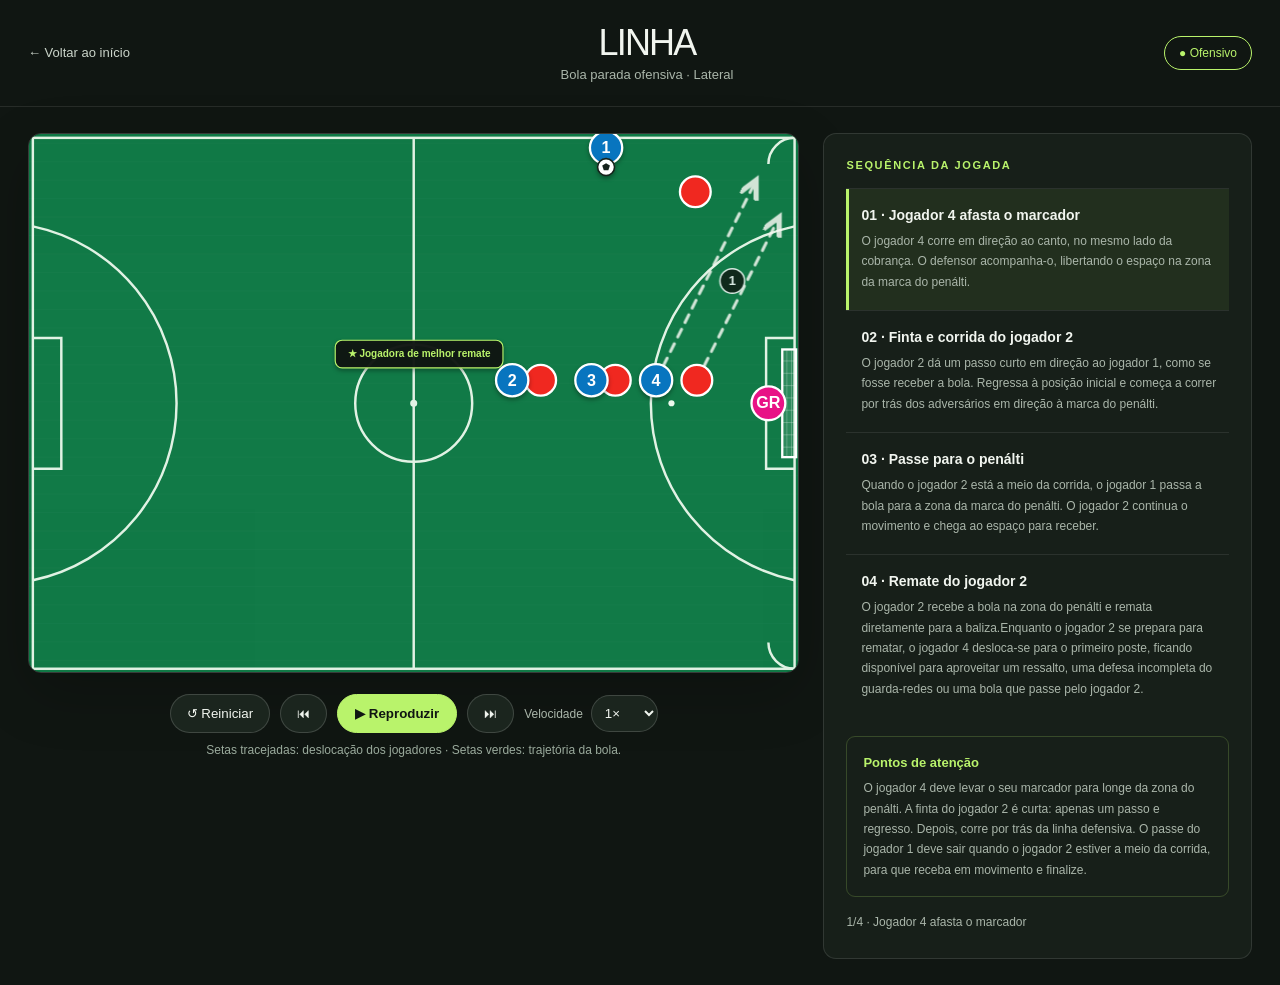
<file: jogadas/linha.html>
<!DOCTYPE html>
<html lang="pt-PT">
<head>
    <meta charset="UTF-8">
    <meta name="viewport" content="width=device-width, initial-scale=1">

    <title>Linha | Playbook</title>

    <!-- Mesmos estilos do Canto 1 -->
    <link rel="stylesheet" href="../css/style.css">
    <link rel="stylesheet" href="../css/canto-1.css">

    <script src="../js/linha.js" defer></script>
</head>

<body class="tactic-page">

    <header class="tactic-header">
        <a href="../index.html" class="back-link">
            ← Voltar ao início
        </a>

        <div>
            <h1>LINHA</h1>
            <p>Bola parada ofensiva · Lateral</p>
        </div>

        <span class="offense-pill">● Ofensivo</span>
    </header>

    <main class="tactic-layout">

        <!-- QUADRO TÁTICO -->
        <section
            class="pitch-panel"
            aria-label="Quadro tático animado"
        >

            <svg
                id="pitch"
                viewBox="0 0 1000 700"
                role="img"
                aria-label="Jogada Linha com quatro jogadores azuis, cinco defesas vermelhos e guarda-redes rosa"
            >

                <defs>
                    <pattern
                        id="grass"
                        width="24"
                        height="24"
                        patternUnits="userSpaceOnUse"
                    >
                        <path
                            d="M0 0H24V24H0Z"
                            fill="#117a47"
                        />

                        <path
                            d="M0 12H24"
                            stroke="#fff"
                            stroke-opacity=".025"
                        />
                    </pattern>

                    <!-- Seta branca: corrida do jogador -->
                    <marker
                        id="white-arrow"
                        markerWidth="8"
                        markerHeight="8"
                        refX="6"
                        refY="3"
                        orient="auto"
                        markerUnits="strokeWidth"
                    >
                        <path
                            d="M0 0L6 3L0 6"
                            fill="none"
                            stroke="#f5f8f1"
                            stroke-width="1.7"
                        />
                    </marker>

                    <!-- Seta verde: movimento da bola -->
                    <marker
                        id="green-arrow"
                        markerWidth="8"
                        markerHeight="8"
                        refX="6"
                        refY="3"
                        orient="auto"
                        markerUnits="strokeWidth"
                    >
                        <path
                            d="M0 0L6 3L0 6"
                            fill="none"
                            stroke="#b9f36b"
                            stroke-width="1.7"
                        />
                    </marker>
                </defs>

                <!-- CAMPO -->
                <rect
                    width="1000"
                    height="700"
                    fill="url(#grass)"
                />

                <!-- LINHAS DO CAMPO -->
                <g
                    class="pitch-lines"
                    fill="none"
                    stroke="#edf9ed"
                    stroke-width="3.2"
                >
                    <rect
                        x="5"
                        y="5"
                        width="990"
                        height="690"
                    />

                    <path d="M500 5V695" />

                    <circle cx="500" cy="350" r="76" />

                    <circle
                        cx="500"
                        cy="350"
                        r="3"
                        fill="#edf9ed"
                    />

                    <!-- Áreas -->
                    <path
                        d="M5 120 A235 235 0 0 1 5 580
                           M995 120 A235 235 0 0 0 995 580"
                    />

                    <path d="M995 265H958V435H995" />

                    <path
                        d="M995 5A34 34 0 0 0 961 39
                           M995 695A34 34 0 0 1 961 661"
                    />

                    <path d="M5 265H42V435H5" />
                </g>

                <!-- BALIZA: IGUAL AO CANTO 1 -->
                <g class="goal">
                    <rect
                        x="979"
                        y="280"
                        width="18"
                        height="140"
                        fill="#e8f4e8"
                        fill-opacity=".13"
                        stroke="white"
                        stroke-width="3"
                    />

                    <path
                        d="M985 281V420
                           M991 281V420
                           M979 295H997
                           M979 311H997
                           M979 327H997
                           M979 343H997
                           M979 359H997
                           M979 375H997
                           M979 391H997
                           M979 407H997"
                        stroke="#fff"
                        stroke-opacity=".32"
                    />
                </g>

                <!-- MARCA DO PENÁLTI -->
                <circle
                    cx="835"
                    cy="350"
                    r="4"
                    fill="#edf9ed"
                />

                <!--
                    SETAS DOS MOVIMENTOS

                    1 - Jogador 4 leva o marcador ao canto.
                    2 - Jogador 2 faz a finta curta.
                    3 - Jogador 2 corre por trás da defesa
                        enquanto o jogador 1 passa.
                    4 - Jogador 2 remata.
                -->
                <g
                    id="guides"
                    fill="none"
                    stroke-linecap="round"
                    stroke-linejoin="round"
                >

                    <!-- 1: Jogador 4 corre para o canto -->
                    <path
                        id="move4"
                        class="movement"
                        d="M815 320 L945 60"
                        marker-end="url(#white-arrow)"
                    />

                    <!-- Jogador 4: Sai do canto e corre para o primeiro poste. Movimento de apoio à finalização. -->
                    <path
                        id="move4Post"
                        class="movement"
                        d="M945 60 L945 270"
                        marker-end="url(#white-arrow)"
                    />

                    <!-- 1: Defesa acompanha o jogador 4 -->
                    <path
                        id="moveDefender"
                        class="movement"
                        d="M868 320 L975 108"
                        marker-end="url(#white-arrow)"
                    />

                    <!-- 2: Pequena finta do jogador 2 -->
                    <path
                        id="move2Fake"
                        class="movement"
                        d="M628 320 L644 280"
                        marker-end="url(#white-arrow)"
                    />

                    <!-- 2/3: Corrida por trás da defesa -->
                    <path
                        id="move2Run"
                        class="movement"
                        d="M628 320
                           L653 393
                           L745 405
                           L827 350"
                        marker-end="url(#white-arrow)"
                    />

                    <!-- 3: Passe do lateral para o penálti -->
                    <path
                        id="passGuide"
                        class="ball-path"
                        d="M750 43 L827 350"
                        marker-end="url(#green-arrow)"
                    />

                    <!-- 4: Remate -->
                    <path
                        id="shotGuide"
                        class="ball-path"
                        d="M827 350 L981 345"
                        marker-end="url(#green-arrow)"
                    />

                    <!-- Números das etapas -->
                    <g class="guide-number">
                        <circle cx="914" cy="191" r="16" />
                        <text x="914" y="196">1</text>
                    </g>

                    <g class="guide-number">
                        <circle cx="608" cy="270" r="16" />
                        <text x="608" y="275">2</text>
                    </g>

                    <g class="guide-number">
                        <circle cx="745" cy="435" r="16" />
                        <text x="745" y="440">3</text>
                    </g>

                    <g class="guide-number">
                        <circle cx="906" cy="321" r="16" />
                        <text x="906" y="326">4</text>
                    </g>

                </g>

                <!--
                    ADVERSÁRIOS

                    Três em frente aos jogadores 2, 3 e 4.
                    Dois mais próximos do canto.
                    Um acompanha a corrida do jogador 4.
                -->
                <g class="defenders">

                    <!-- Defesa do jogador 2 -->
                    <circle
                        cx="665"
                        cy="320"
                        r="20"
                    />

                    <!-- Defesa do jogador 3 -->
                    <circle
                        cx="762"
                        cy="320"
                        r="20"
                    />

                    <!-- Defesa que acompanha o jogador 4 -->
                    <circle
                        id="defender4"
                        cx="868"
                        cy="320"
                        r="20"
                    />

                    <!-- Defesas mais perto do canto -->
                    <circle
                        cx="866"
                        cy="75"
                        r="20"
                    />

                </g>

                <!-- GUARDA-REDES -->
                <g
                    id="keeper"
                    transform="translate(961 350)"
                >
                    <circle
                        r="22"
                        fill="#e81286"
                        stroke="#fff"
                        stroke-width="3"
                    />

                    <text y="6">GR</text>
                </g>

                <!-- JOGADOR 4 -->
                <g
                    id="player4"
                    class="player"
                    transform="translate(815 320)"
                >
                    <circle r="21" />
                    <text y="7">4</text>
                </g>

                <!-- JOGADOR 3 -->
                <g
                    id="player3"
                    class="player"
                    transform="translate(731 320)"
                >
                    <circle r="21" />
                    <text y="7">3</text>
                </g>

                <!-- JOGADOR 2 -->
                <g
                    id="player2"
                    class="player"
                    transform="translate(628 320)"
                >
                    <circle r="21" />
                    <text y="7">2</text>
                </g>

                <!-- JOGADOR 1: COBRANÇA LATERAL -->
                <g
                    id="player1"
                    class="player"
                    transform="translate(750 18)"
                >
                    <circle r="21" />
                    <text y="7">1</text>
                </g>

                <!-- BOLA -->
                <g
                    id="ball"
                    transform="translate(750 43)"
                >
                    <circle
                        r="11"
                        fill="#fff"
                        stroke="#15221b"
                        stroke-width="2"
                    />

                    <path
                        d="M0-5L5-2L3 4L-3 4L-5-2Z"
                        fill="#15221b"
                    />
                </g>

            </svg>

            <!-- CONTROLOS -->
            <div class="playback-controls">

                <button type="button" id="restart">
                    ↺ Reiniciar
                </button>

                <button
                    type="button"
                    id="previous"
                    aria-label="Etapa anterior"
                >
                    ⏮
                </button>

                <button
                    type="button"
                    id="play"
                    class="play-main"
                >
                    ▶ Reproduzir
                </button>

                <button
                    type="button"
                    id="next"
                    aria-label="Próxima etapa"
                >
                    ⏭
                </button>

                <label>
                    Velocidade

                    <select id="speed">
                        <option value="0.5">0,5×</option>
                        <option value="1" selected>1×</option>
                        <option value="1.5">1,5×</option>
                    </select>
                </label>
            </div>

            <p class="pitch-caption">
                Setas tracejadas: deslocação dos jogadores ·
                Setas verdes: trajetória da bola.
            </p>

        </section>

        <!-- PAINEL LATERAL -->
        <aside class="instructions">

            <p class="aside-eyebrow">
                SEQUÊNCIA DA JOGADA
            </p>

            <ol class="steps" id="steps">

                <li data-step="0">
                    <button type="button">
                        <strong>
                            01 · Jogador 4 afasta o marcador
                        </strong>

                        <span>
                            O jogador 4 corre em direção ao
                            canto, no mesmo lado da cobrança.
                            O defensor acompanha-o,
                            libertando o espaço na zona
                            da marca do penálti.
                        </span>
                    </button>
                </li>

                <li data-step="1">
                    <button type="button">
                        <strong>
                            02 · Finta e corrida do jogador 2
                        </strong>

                        <span>
                            O jogador 2 dá um passo curto
                            em direção ao jogador 1,
                            como se fosse receber a bola.
                            Regressa à posição inicial
                            e começa a correr por trás
                            dos adversários em direção
                            à marca do penálti.
                        </span>
                    </button>
                </li>

                <li data-step="2">
                    <button type="button">
                        <strong>
                            03 · Passe para o penálti
                        </strong>

                        <span>
                            Quando o jogador 2 está a
                            meio da corrida, o jogador 1
                            passa a bola para a zona da
                            marca do penálti. O jogador 2
                            continua o movimento e chega
                            ao espaço para receber.
                        </span>
                    </button>
                </li>

                <li data-step="3">
                    <button type="button">
                        <strong>
                            04 · Remate do jogador 2
                        </strong>

                        <span>
                            O jogador 2 recebe a bola na zona do penálti e remata diretamente para a baliza.Enquanto o jogador 2 se prepara para rematar, o jogador 4 desloca-se para o primeiro poste, ficando disponível para aproveitar um ressalto,
                            uma defesa incompleta do guarda-redes ou uma bola que passe pelo jogador 2.
                        </span>
                    </button>
                </li>

            </ol>

            <div class="attention">
                <strong>Pontos de atenção</strong>

                <p>
                    O jogador 4 deve levar o seu marcador
                    para longe da zona do penálti.
                    A finta do jogador 2 é curta: apenas
                    um passo e regresso. Depois, corre
                    por trás da linha defensiva.
                    O passe do jogador 1 deve sair
                    quando o jogador 2 estiver a
                    meio da corrida, para que receba
                    em movimento e finalize.
                </p>
            </div>

            <p
                id="status"
                class="status"
                aria-live="polite"
            >
                Pronto para iniciar.
            </p>

        </aside>
    </main>

    <script src="../js/remate-label.js" defer></script>

</body>
</html>
</file>
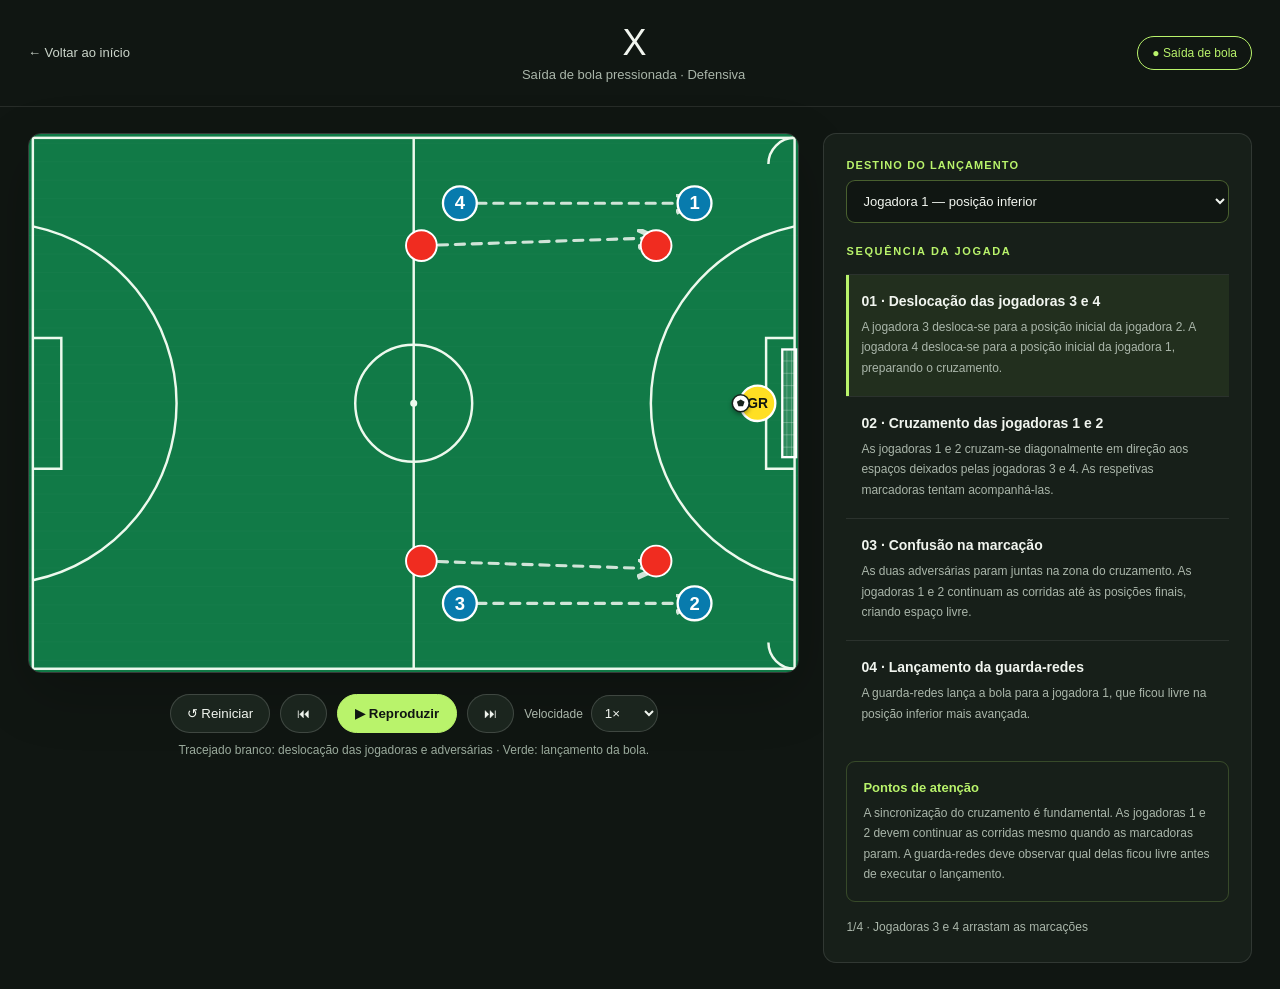
<file: jogadas/x.html>
<!DOCTYPE html>
<html lang="pt-PT">
<head>
    <meta charset="UTF-8">
    <meta name="viewport" content="width=device-width, initial-scale=1">

    <title>X — Saída Pressionada | Playbook</title>

    <!-- Mesmo design das outras jogadas -->
    <link rel="stylesheet" href="../css/style.css">
    <link rel="stylesheet" href="../css/canto-1.css">

    <script src="../js/x.js" defer></script>

    <style>
        /* Apenas os controlos específicos desta jogada */

        .x-option {
            display: grid;
            gap: 9px;
            margin-bottom: 22px;
        }

        .x-option label {
            color: #b9f36b;
            font-size: 11px;
            font-weight: 700;
            letter-spacing: .1em;
        }

        .x-option select {
            width: 100%;
            padding: 12px;
            border: 1px solid #b9f36b55;
            border-radius: 9px;
            background: #101612;
            color: #f1f5ef;
            font: inherit;
            font-size: 13px;
        }

        .x-option select:focus-visible {
            outline: 2px solid #b9f36b;
            outline-offset: 2px;
        }

        /* Desenho tático */
        #pitch .x-player circle {
            fill: #087bad;
            stroke: #ffffff;
            stroke-width: 3;
        }

        #pitch .x-player text {
            fill: #ffffff;
            font-size: 24px;
            font-weight: 700;
            text-anchor: middle;
        }

        #pitch .x-defender {
            fill: #f02c20;
            stroke: #ffffff;
            stroke-width: 2.5;
        }

        #pitch .x-movement {
            fill: none;
            stroke: #f3f7f2;
            stroke-width: 4;
            stroke-dasharray: 12 10;
            stroke-linecap: round;
            stroke-linejoin: round;
        }

        #pitch .x-pass {
            fill: none;
            stroke: #b9f36b;
            stroke-width: 5;
            stroke-linecap: round;
            stroke-linejoin: round;
        }

        #pitch #guides path {
            opacity: 0;
        }

        #pitch .x-goalkeeper text {
            fill: #101612;
            font-size: 18px;
            font-weight: 700;
            text-anchor: middle;
        }

        #pitch .guide-label {
            fill: #b9f36b;
            font-size: 15px;
            font-weight: 700;
            text-anchor: middle;
        }
    </style>
</head>

<body class="tactic-page">

    <header class="tactic-header">
        <a href="../index.html" class="back-link">
            ← Voltar ao início
        </a>

        <div>
            <h1>X</h1>
            <p>Saída de bola pressionada · Defensiva</p>
        </div>

        <span class="offense-pill">● Saída de bola</span>
    </header>

    <main class="tactic-layout">

        <section class="pitch-panel" aria-label="Quadro tático X">

            <svg
                id="pitch"
                viewBox="0 0 1000 700"
                role="img"
                aria-label="Quatro jogadoras azuis cruzam posições para libertar espaço ao lançamento da guarda-redes"
            >

                <defs>
                    <pattern
                        id="grass"
                        width="24"
                        height="24"
                        patternUnits="userSpaceOnUse"
                    >
                        <rect
                            width="24"
                            height="24"
                            fill="#117a47"
                        />

                        <path
                            d="M0 12H24"
                            stroke="white"
                            stroke-opacity=".025"
                        />
                    </pattern>

                    <!-- Flechas de uma única ponta -->
                    <marker
                        id="white-arrow"
                        markerWidth="8"
                        markerHeight="8"
                        refX="6"
                        refY="3"
                        orient="auto"
                        markerUnits="strokeWidth"
                    >
                        <path
                            d="M0 0L6 3L0 6"
                            fill="none"
                            stroke="#f3f7f2"
                            stroke-width="1.7"
                        />
                    </marker>

                    <marker
                        id="green-arrow"
                        markerWidth="8"
                        markerHeight="8"
                        refX="6"
                        refY="3"
                        orient="auto"
                        markerUnits="strokeWidth"
                    >
                        <path
                            d="M0 0L6 3L0 6"
                            fill="none"
                            stroke="#b9f36b"
                            stroke-width="1.7"
                        />
                    </marker>
                </defs>

                <!-- CAMPO -->
                <rect
                    width="1000"
                    height="700"
                    fill="url(#grass)"
                />

                <g
                    fill="none"
                    stroke="#edf9ed"
                    stroke-width="3.2"
                >
                    <rect x="5" y="5" width="990" height="690"/>

                    <path d="M500 5V695"/>

                    <circle cx="500" cy="350" r="76"/>

                    <circle
                        cx="500"
                        cy="350"
                        r="3"
                        fill="#edf9ed"
                    />

                    <!-- Áreas -->
                    <path
                        d="M5 120 A235 235 0 0 1 5 580
                           M995 120 A235 235 0 0 0 995 580"
                    />

                    <path d="M995 265H958V435H995"/>

                    <path d="M5 265H42V435H5"/>

                    <path
                        d="M995 5A34 34 0 0 0 961 39
                           M995 695A34 34 0 0 1 961 661"
                    />
                </g>

                <!-- BALIZA DA NOSSA EQUIPA -->
                <g class="goal">
                    <rect
                        x="979"
                        y="280"
                        width="18"
                        height="140"
                        fill="#e8f4e8"
                        fill-opacity=".13"
                        stroke="#fff"
                        stroke-width="3"
                    />

                    <path
                        d="M985 281V420
                           M991 281V420
                           M979 295H997
                           M979 311H997
                           M979 327H997
                           M979 343H997
                           M979 359H997
                           M979 375H997
                           M979 391H997
                           M979 407H997"
                        stroke="#fff"
                        stroke-opacity=".32"
                    />
                </g>

                <!-- SETAS -->
                <g id="guides">

                    <!-- Etapa 1:
                         3 ocupa posição inicial do 2;
                         4 ocupa posição inicial do 1 -->
                    <path
                        id="move3"
                        class="x-movement"
                        d="M560 610 L865 610"
                        marker-end="url(#white-arrow)"
                    />

                    <path
                        id="move4"
                        class="x-movement"
                        d="M560 90 L865 90"
                        marker-end="url(#white-arrow)"
                    />

                    <!-- Etapas 2 e 3:
                         1 e 2 cruzam diagonalmente -->
                    <path
                        id="move1"
                        class="x-movement"
                        d="M865 90 L560 610"
                        marker-end="url(#white-arrow)"
                    />

                    <path
                        id="move2"
                        class="x-movement"
                        d="M865 610 L560 90"
                        marker-end="url(#white-arrow)"
                    />

                    <!-- Marcadoras seguem inicialmente
                         e param no cruzamento -->
                    <path
                        id="moveDefender1"
                        class="x-movement"
                        d="M815 145 L705 325"
                        marker-end="url(#white-arrow)"
                    />

                    <path
                        id="moveDefender2"
                        class="x-movement"
                        d="M815 555 L745 375"
                        marker-end="url(#white-arrow)"
                    />

                    <!-- Marcadora da jogadora 3 -->
                    <path
                        id="moveDefender3"
                        class="x-movement"
                        d="M510 555 L815 565"
                        marker-end="url(#white-arrow)"
                    />

                    <!-- Marcadora da jogadora 4 -->
                    <path
                        id="moveDefender4"
                        class="x-movement"
                        d="M510 145 L815 135"
                        marker-end="url(#white-arrow)"
                    />

                    <!-- Lançamento da guarda-redes -->
                    <path
                        id="passGuide"
                        class="x-pass"
                        d="M925 350 L560 610"
                        marker-end="url(#green-arrow)"
                    />

                </g>

                <!-- ADVERSÁRIAS: UMA PARA CADA JOGADORA -->

                <!-- Marcadora inicial da jogadora 4 -->
                <circle
                    id="defender4"
                    class="x-defender"
                    cx="510"
                    cy="145"
                    r="20"
                />

                <!-- Marcadora da jogadora 3 -->
                <circle
                    id="defender3"
                    class="x-defender"
                    cx="510"
                    cy="555"
                    r="20"
                />

                <!-- Marcadora da jogadora 1 -->
                <circle
                    id="defender1"
                    class="x-defender"
                    cx="815"
                    cy="145"
                    r="20"
                />

                <!-- Marcadora da jogadora 2 -->
                <circle
                    id="defender2"
                    class="x-defender"
                    cx="815"
                    cy="555"
                    r="20"
                />

                <!-- GUARDA-REDES AMARELO -->
                <g
                    id="keeper"
                    class="x-goalkeeper"
                    transform="translate(947 350)"
                >
                    <circle
                        r="23"
                        fill="#ffdf23"
                        stroke="#ffffff"
                        stroke-width="3"
                    />

                    <text y="6">GR</text>
                </g>

                <!-- JOGADORA 4 -->
                <g
                    id="player4"
                    class="x-player"
                    transform="translate(560 90)"
                >
                    <circle r="22"/>
                    <text y="8">4</text>
                </g>

                <!-- JOGADORA 3 -->
                <g
                    id="player3"
                    class="x-player"
                    transform="translate(560 610)"
                >
                    <circle r="22"/>
                    <text y="8">3</text>
                </g>

                <!-- JOGADORA 2 -->
                <g
                    id="player2"
                    class="x-player"
                    transform="translate(865 610)"
                >
                    <circle r="22"/>
                    <text y="8">2</text>
                </g>

                <!-- JOGADORA 1 -->
                <g
                    id="player1"
                    class="x-player"
                    transform="translate(865 90)"
                >
                    <circle r="22"/>
                    <text y="8">1</text>
                </g>

                <!-- BOLA -->
                <g
                    id="ball"
                    transform="translate(925 350)"
                >
                    <circle
                        r="11"
                        fill="#ffffff"
                        stroke="#15221b"
                        stroke-width="2"
                    />

                    <path
                        d="M0-5L5-2L3 4L-3 4L-5-2Z"
                        fill="#15221b"
                    />
                </g>

            </svg>

            <!-- CONTROLOS -->
            <div class="playback-controls">

                <button type="button" id="restart">
                    ↺ Reiniciar
                </button>

                <button
                    type="button"
                    id="previous"
                    aria-label="Etapa anterior"
                >
                    ⏮
                </button>

                <button
                    type="button"
                    id="play"
                    class="play-main"
                >
                    ▶ Reproduzir
                </button>

                <button
                    type="button"
                    id="next"
                    aria-label="Próxima etapa"
                >
                    ⏭
                </button>

                <label>
                    Velocidade

                    <select id="speed">
                        <option value="0.5">0,5×</option>
                        <option value="1" selected>1×</option>
                        <option value="1.5">1,5×</option>
                    </select>
                </label>
            </div>

            <p class="pitch-caption">
                Tracejado branco: deslocação das jogadoras
                e adversárias · Verde: lançamento da bola.
            </p>

        </section>

        <!-- PAINEL LATERAL -->
        <aside class="instructions">

            <!-- ESCOLHER DESTINO DO LANÇAMENTO -->
            <div class="x-option">
                <label for="targetPlayer">
                    DESTINO DO LANÇAMENTO
                </label>

                <select id="targetPlayer">
                    <option value="1" selected>
                        Jogadora 1 — posição inferior
                    </option>

                    <option value="2">
                        Jogadora 2 — posição superior
                    </option>
                </select>
            </div>

            <p class="aside-eyebrow">
                SEQUÊNCIA DA JOGADA
            </p>

            <ol class="steps" id="steps">

                <li data-step="0">
                    <button type="button">
                        <strong>
                            01 · Deslocação das jogadoras 3 e 4
                        </strong>

                        <span>
                            A jogadora 3 desloca-se para
                            a posição inicial da jogadora 2.
                            A jogadora 4 desloca-se para
                            a posição inicial da jogadora 1,
                            preparando o cruzamento.
                        </span>
                    </button>
                </li>

                <li data-step="1">
                    <button type="button">
                        <strong>
                            02 · Cruzamento das jogadoras 1 e 2
                        </strong>

                        <span>
                            As jogadoras 1 e 2 cruzam-se
                            diagonalmente em direção aos
                            espaços deixados pelas jogadoras
                            3 e 4. As respetivas marcadoras
                            tentam acompanhá-las.
                        </span>
                    </button>
                </li>

                <li data-step="2">
                    <button type="button">
                        <strong>
                            03 · Confusão na marcação
                        </strong>

                        <span>
                            As duas adversárias param
                            juntas na zona do cruzamento.
                            As jogadoras 1 e 2 continuam
                            as corridas até às posições
                            finais, criando espaço livre.
                        </span>
                    </button>
                </li>

                <li data-step="3">
                    <button type="button">
                        <strong>
                            04 · Lançamento da guarda-redes
                        </strong>

                        <span id="passDescription">
                            A guarda-redes lança a bola
                            para a jogadora 1, que ficou
                            livre na posição inferior
                            mais avançada.
                        </span>
                    </button>
                </li>

            </ol>

            <div class="attention">
                <strong>Pontos de atenção</strong>

                <p>
                    A sincronização do cruzamento é
                    fundamental. As jogadoras 1 e 2
                    devem continuar as corridas mesmo
                    quando as marcadoras param.
                    A guarda-redes deve observar qual
                    delas ficou livre antes de executar
                    o lançamento.
                </p>
            </div>

            <p
                id="status"
                class="status"
                aria-live="polite"
            >
                Pronto para iniciar.
            </p>

        </aside>

    </main>

</body>
</html>
</file>
<file: css/style.css>
/* PLAYBOOK — estilos da página inicial */
:root {
  color-scheme: dark;
  --bg: #101612;
  --surface: #171f19;
  --surface-hover: #1d2920;
  --line: rgba(227, 239, 226, 0.11);
  --text: #f1f5ef;
  --muted: #9aa69b;
  --accent: #b9f36b;
  --accent-soft: rgba(185, 243, 107, 0.12);
  --font-body: "DM Sans", sans-serif;
  --font-display: "Space Grotesk", sans-serif;
}

* { box-sizing: border-box; }

html { min-width: 320px; scroll-behavior: smooth; }

body {
  margin: 0;
  min-height: 100vh;
  background:
    radial-gradient(ellipse at 50% 0%, rgba(61, 102, 57, 0.16), transparent 48%),
    var(--bg);
  color: var(--text);
  font-family: var(--font-body);
  -webkit-font-smoothing: antialiased;
}

a { color: inherit; text-decoration: none; }

.page-shell {
  width: min(100% - 48px, 900px);
  min-height: 100vh;
  margin: 0 auto;
  display: flex;
  flex-direction: column;
}

.topbar {
  min-height: 86px;
  display: flex;
  align-items: center;
  justify-content: space-between;
  gap: 20px;
  border-bottom: 1px solid var(--line);
}

.brand {
  display: inline-flex;
  align-items: center;
  gap: 10px;
  font: 700 15px var(--font-display);
  letter-spacing: 0.08em;
}

.brand-mark { width: 30px; height: 30px; color: var(--accent); }
.brand-mark svg { display: block; width: 100%; height: 100%; }
.brand-dot { color: var(--accent); }

.topbar-label {
  display: inline-flex;
  align-items: center;
  gap: 9px;
  color: var(--muted);
  font-size: 10px;
  font-weight: 700;
  letter-spacing: 0.13em;
}

.status-dot {
  width: 7px;
  height: 7px;
  border-radius: 50%;
  background: var(--accent);
  box-shadow: 0 0 12px rgba(185, 243, 107, 0.55);
}

main { flex: 1; }

.intro {
  padding: 78px 0 64px;
  text-align: center;
}

.eyebrow {
  margin: 0 0 17px;
  color: var(--accent);
  font-size: 10px;
  font-weight: 700;
  letter-spacing: 0.2em;
}

h1, h2, p { margin-top: 0; }

h1 {
  margin-bottom: 22px;
  font: 500 clamp(42px, 7vw, 66px)/1.05 var(--font-display);
  letter-spacing: -0.065em;
}

.accent { color: var(--accent); }

.intro-copy {
  margin-bottom: 0;
  color: var(--muted);
  font-size: 14px;
  line-height: 1.8;
}

.plays-section { width: min(100%, 680px); margin: 0 auto; }

.section-heading {
  display: flex;
  align-items: end;
  justify-content: space-between;
  gap: 16px;
  margin-bottom: 17px;
}

.section-heading .eyebrow { margin-bottom: 8px; font-size: 9px; }

h2 {
  margin-bottom: 0;
  font: 500 23px var(--font-display);
  letter-spacing: -0.04em;
}

.play-count {
  padding-bottom: 3px;
  color: var(--muted);
  font-size: 10px;
  font-weight: 700;
  letter-spacing: 0.13em;
}

.play-count span { color: var(--text); }

.play-list { display: grid; gap: 9px; }

.play-card {
  min-height: 83px;
  padding: 17px 19px;
  display: grid;
  grid-template-columns: 36px minmax(0, 1fr) auto 20px;
  align-items: center;
  gap: 16px;
  background: rgba(23, 31, 25, 0.88);
  border: 1px solid var(--line);
  border-radius: 12px;
  transition: transform 180ms ease, border-color 180ms ease, background 180ms ease;
}

.play-card:hover, .play-card:focus-visible {
  transform: translateY(-2px);
  background: var(--surface-hover);
  border-color: rgba(185, 243, 107, 0.42);
  outline: none;
}

.play-number {
  color: #7f8d80;
  font: 500 13px var(--font-display);
  font-variant-numeric: tabular-nums;
}

.play-info { display: grid; gap: 5px; }

.play-name {
  font: 600 16px var(--font-display);
  letter-spacing: -0.025em;
}

.play-description { color: var(--muted); font-size: 11px; }

.play-tag {
  padding: 6px 8px;
  border-radius: 5px;
  font-size: 9px;
  font-weight: 700;
  letter-spacing: 0.09em;
}

.play-tag.attack { color: var(--accent); background: var(--accent-soft); }
.play-tag.defense { color: #9cc9ff; background: rgba(105, 164, 232, 0.12); }

.play-arrow {
  color: #849184;
  font-size: 19px;
  transition: color 180ms ease, transform 180ms ease;
}

.play-card:hover .play-arrow { color: var(--accent); transform: translate(2px, -2px); }

.future-note {
  margin: 19px 0 0;
  display: flex;
  align-items: center;
  justify-content: center;
  gap: 8px;
  color: #839084;
  font-size: 11px;
}

.future-note span { color: var(--accent); font-size: 16px; }

.footer {
  margin-top: 72px;
  min-height: 74px;
  display: flex;
  align-items: center;
  justify-content: space-between;
  gap: 20px;
  border-top: 1px solid var(--line);
  color: #7f8b80;
  font-size: 9px;
  font-weight: 700;
  letter-spacing: 0.12em;
}


/* ==========================================
   CARTÃO — MODO TREINO
========================================== */

.training-link {
    display: flex;
    align-items: center;
    gap: 15px;

    margin-top: 26px;
    padding: 21px;

    background: rgba(185, 243, 107, 0.08);
    border: 1px solid rgba(185, 243, 107, 0.35);
    border-radius: 12px;

    text-decoration: none;
    color: var(--text);

    transition:
        background 180ms ease,
        transform 180ms ease;
}

.training-link:hover {
    background: rgba(185, 243, 107, 0.14);
    transform: translateY(-2px);
}

.training-link-icon {
    display: grid;
    place-items: center;

    width: 43px;
    height: 43px;
    flex-shrink: 0;

    background: rgba(185, 243, 107, 0.12);
    border-radius: 10px;

    font-size: 23px;
}

.training-link-info {
    display: grid;
    flex: 1;
    gap: 5px;
}

.training-link-info strong {
    font-family: var(--font-display);
    font-size: 17px;
}

.training-link-info small {
    color: var(--muted);
    font-size: 11px;
    line-height: 1.5;
}

.training-link-arrow {
    color: var(--accent);
    font-size: 24px;
}


.footer > span:first-child { font-family: var(--font-display); color: var(--text); }

@media (max-width: 560px) {
  .page-shell { width: min(100% - 32px, 900px); }
  .topbar { min-height: 70px; }
  .topbar-label { font-size: 8px; letter-spacing: 0.08em; }
  .intro { padding: 62px 0 48px; }
  .intro-copy { font-size: 13px; }
  .play-card {
    min-height: 78px;
    padding: 14px 12px;
    grid-template-columns: 24px minmax(0, 1fr) auto 14px;
    gap: 10px;
  }
  .play-name { font-size: 14px; }
  .play-description { font-size: 10px; }
  .play-tag { padding: 5px 6px; font-size: 8px; }
  .footer { margin-top: 52px; font-size: 8px; }
}

@media (prefers-reduced-motion: reduce) {
  *, *::before, *::after {
    scroll-behavior: auto !important;
    transition-duration: 0.01ms !important;
    animation-duration: 0.01ms !important;
    animation-iteration-count: 1 !important;
  }
}
</file>
<file: css/treino.css>
@import url(
    "https://fonts.googleapis.com/css2?family=DM+Sans:wght@400;500;600;700&family=Space+Grotesk:wght@400;500;600;700&display=swap"
);

:root {
    --bg: #101612;
    --surface: #171f19;
    --surface-hover: #1e2920;
    --border: rgba(228, 239, 225, 0.12);

    --text: #f1f5ef;
    --muted: #9aa69b;
    --accent: #b9f36b;

    --blue: #087bad;
    --red: #f02c20;
    --yellow: #ffdf23;

    --font-body: "DM Sans", sans-serif;
    --font-display: "Space Grotesk", sans-serif;
}

/* ==========================================
   CONFIGURAÇÃO GERAL
========================================== */

* {
    box-sizing: border-box;
}

html {
    min-width: 320px;
}

body {
    margin: 0;
    min-height: 100vh;

    background:
        radial-gradient(
            ellipse at 50% 0%,
            rgba(61, 102, 57, 0.15),
            transparent 50%
        ),
        var(--bg);

    color: var(--text);
    font-family: var(--font-body);
    -webkit-font-smoothing: antialiased;
}

button,
input,
select {
    font: inherit;
}

button {
    cursor: pointer;
}

button:disabled {
    opacity: 0.45;
    cursor: not-allowed;
}

a {
    color: inherit;
    text-decoration: none;
}

.app {
    width: min(1400px, calc(100% - 40px));
    margin: 0 auto;
}

/* ==========================================
   CABEÇALHO
========================================== */

.topbar {
    min-height: 82px;

    display: flex;
    align-items: center;
    justify-content: space-between;

    gap: 20px;

    border-bottom: 1px solid var(--border);
}

.brand {
    display: inline-flex;
    align-items: center;
    gap: 9px;

    font-family: var(--font-display);
    font-size: 16px;
    font-weight: 700;
    letter-spacing: 0.07em;
}

.brand-icon {
    display: grid;
    place-items: center;

    width: 31px;
    height: 31px;

    border: 1px solid var(--accent);
    border-radius: 9px;

    color: var(--accent);
}

.accent {
    color: var(--accent);
}

.back-link {
    color: var(--muted);
    font-size: 13px;
}

.back-link:hover {
    color: var(--accent);
}

/* ==========================================
   INTRODUÇÃO
========================================== */

.hero {
    padding: 55px 0 35px;
    text-align: center;
}

.eyebrow {
    margin: 0 0 11px;

    color: var(--accent);
    font-size: 10px;
    font-weight: 700;
    letter-spacing: 0.17em;
}

.hero h1 {
    margin: 0 0 15px;

    font-family: var(--font-display);
    font-size: clamp(34px, 5vw, 55px);
    font-weight: 600;
    letter-spacing: -0.055em;
    line-height: 1.1;
}

.hero h1 span {
    color: var(--accent);
}

.hero > p:last-child {
    max-width: 570px;
    margin: 0 auto;

    color: var(--muted);
    font-size: 13px;
    line-height: 1.8;
}

/* ==========================================
   PREPARAÇÃO DO TREINO
========================================== */

.setup {
    display: grid;
    grid-template-columns: 1fr 1.35fr auto;
    align-items: end;
    gap: 14px;

    max-width: 1000px;
    margin: 0 auto 30px;

    padding: 21px;

    background: var(--surface);
    border: 1px solid var(--border);
    border-radius: 14px;
}

.field {
    display: grid;
    gap: 9px;
}

.field label {
    color: var(--muted);
    font-size: 10px;
    font-weight: 700;
    letter-spacing: 0.12em;
}

.field input,
.field select {
    width: 100%;
    min-height: 45px;

    padding: 10px 12px;

    background: var(--bg);
    color: var(--text);

    border: 1px solid var(--border);
    border-radius: 8px;

    outline: none;
}

.field input:focus,
.field select:focus {
    border-color: var(--accent);
}

.primary-button {
    min-height: 45px;
    padding: 11px 18px;

    background: var(--accent);
    color: #14200c;

    border: 0;
    border-radius: 8px;

    font-size: 12px;
    font-weight: 700;

    transition:
        transform 180ms ease,
        filter 180ms ease;
}

.primary-button:hover:not(:disabled) {
    filter: brightness(1.06);
    transform: translateY(-1px);
}

.secondary-button {
    min-height: 45px;
    padding: 11px 17px;

    background: transparent;
    color: var(--text);

    border: 1px solid var(--border);
    border-radius: 8px;

    font-size: 12px;
    font-weight: 600;
}

.secondary-button:hover:not(:disabled) {
    border-color: var(--accent);
}

/* ==========================================
   ÁREA DO JOGO
========================================== */

.game-layout {
    display: grid;
    grid-template-columns: minmax(0, 1.65fr) minmax(300px, 0.85fr);
    gap: 16px;
    align-items: start;
}

.board-panel,
.challenge-panel,
.ranking-section {
    min-width: 0;

    background: var(--surface);
    border: 1px solid var(--border);
    border-radius: 15px;
}

.board-panel {
    padding: 15px;
}

.panel-heading {
    display: flex;
    align-items: center;
    justify-content: space-between;
    gap: 12px;

    padding: 6px 5px 17px;
}

.panel-heading h2 {
    margin: 0;

    font-family: var(--font-display);
    font-size: 19px;
    font-weight: 600;
}

.board-label {
    color: var(--muted);
    font-size: 9px;
    font-weight: 700;
    letter-spacing: 0.1em;
    text-align: right;
}

.pitch-container {
    overflow: hidden;
    border-radius: 10px;

    background: #117b47;
}

#trainingPitch {
    display: block;
    width: 100%;
    height: auto;

    user-select: none;
    -webkit-user-select: none;
}

/* Campo */

.pitch-lines {
    fill: none;
    stroke: #e8f6e8;
    stroke-width: 3.2;
}

.pitch-lines circle:nth-of-type(2) {
    fill: #e8f6e8;
}

.goal rect {
    fill: rgba(255, 255, 255, 0.1);
    stroke: white;
    stroke-width: 3;
}

/* Jogadoras */

.training-player {
    cursor: default;
}

.training-player.draggable {
    cursor: grab;
    touch-action: none;
}

.training-player.dragging {
    cursor: grabbing;
}

.training-player circle {
    fill: var(--blue);
    stroke: #fff;
    stroke-width: 3;
}

.training-player.draggable circle {
    stroke: var(--accent);
    stroke-width: 4.5;
}

.training-player text {
    fill: white;
    font-size: 24px;
    font-weight: 700;
    text-anchor: middle;
    pointer-events: none;
}

.training-defender {
    fill: var(--red);
    stroke: #fff;
    stroke-width: 2.5;
}

.training-keeper circle {
    fill: var(--yellow);
    stroke: #fff;
    stroke-width: 3;
}

.training-keeper text {
    fill: #14200c;
    font-size: 17px;
    font-weight: 700;
    text-anchor: middle;
}

.training-ball {
    fill: #fff;
    stroke: #101612;
    stroke-width: 3;
}

/* Zona opcional da dica */

.target-zone {
    fill: rgba(185, 243, 107, 0.14);
    stroke: var(--accent);
    stroke-width: 4;
    stroke-dasharray: 10 8;

    pointer-events: none;
}

.board-footer {
    display: flex;
    justify-content: center;
    flex-wrap: wrap;
    gap: 20px;

    padding: 16px 0 4px;

    color: var(--muted);
    font-size: 11px;
}

.board-footer span {
    display: inline-flex;
    align-items: center;
    gap: 7px;
}

.legend-dot {
    display: inline-block;

    width: 9px;
    height: 9px;

    border-radius: 50%;
}

.legend-dot.blue {
    background: var(--blue);
}

.legend-dot.red {
    background: var(--red);
}

.legend-dot.keeper {
    background: var(--yellow);
}

/* ==========================================
   PAINEL DO DESAFIO
========================================== */

.challenge-panel {
    overflow: hidden;
}

.score-header {
    display: flex;
    justify-content: space-between;
    align-items: center;

    padding: 25px 24px 20px;
}

#scoreValue {
    font-family: var(--font-display);
    font-size: 48px;
    font-weight: 600;
    line-height: 1;
    font-variant-numeric: tabular-nums;
}

.step-counter {
    display: grid;
    gap: 5px;
    text-align: right;
}

.step-counter span {
    font-size: 24px;
    font-weight: 700;
}

.step-counter small {
    color: var(--muted);
    font-size: 9px;
    letter-spacing: 0.1em;
}

.progress-track {
    height: 5px;
    margin: 0 24px;

    overflow: hidden;
    background: #303b31;
    border-radius: 20px;
}

#progressFill {
    width: 0;
    height: 100%;

    background: var(--accent);
    border-radius: inherit;

    transition: width 250ms ease;
}

.challenge-content {
    padding: 32px 24px 27px;
}

.challenge-content h2,
.result-panel h2 {
    margin: 0 0 14px;

    font-family: var(--font-display);
    font-size: 23px;
    font-weight: 600;
    letter-spacing: -0.035em;
}

#challengeDescription,
#resultDescription {
    margin: 0 0 22px;

    color: var(--muted);
    font-size: 13px;
    line-height: 1.8;
}

.feedback {
    min-height: 24px;
    margin-bottom: 15px;

    color: var(--accent);
    font-size: 12px;
    line-height: 1.5;
}

.feedback.error {
    color: #ff9b91;
}

.game-actions {
    display: grid;
    grid-template-columns: 1fr 1fr;
    gap: 9px;
}

.help-text {
    margin: 20px 0 0;

    color: #89988b;
    font-size: 11px;
    line-height: 1.7;
}

.result-panel {
    padding: 0 24px 30px;
}

.result-panel[hidden] {
    display: none;
}

/* ==========================================
   CLASSIFICAÇÃO
========================================== */

.ranking-section {
    margin-top: 24px;
    padding: 26px;
}

.ranking-heading {
    display: flex;
    justify-content: space-between;
    align-items: center;
    gap: 15px;
}

.ranking-heading h2 {
    margin: 0;

    font-family: var(--font-display);
    font-size: 22px;
    font-weight: 600;
}

.week-label {
    color: var(--accent);
    font-size: 11px;
    font-weight: 700;
}

.ranking-description {
    margin: 13px 0 23px;

    color: var(--muted);
    font-size: 12px;
    line-height: 1.7;
}

.table-scroll {
    overflow-x: auto;
}

table {
    width: 100%;
    border-collapse: collapse;
    text-align: left;
}

th,
td {
    padding: 15px 13px;
    border-bottom: 1px solid var(--border);
}

th {
    color: var(--muted);
    font-size: 10px;
    font-weight: 700;
    letter-spacing: 0.11em;
}

td {
    font-size: 13px;
}

td:last-child,
th:last-child {
    text-align: right;
    font-weight: 700;
}

.ranking-actions {
    margin-top: 19px;
    display: flex;
    justify-content: flex-end;
}

/* ==========================================
   RODAPÉ
========================================== */

footer {
    display: flex;
    justify-content: space-between;
    gap: 15px;

    margin-top: 48px;
    padding: 23px 0;

    border-top: 1px solid var(--border);

    font-family: var(--font-display);
    font-size: 11px;
    font-weight: 700;
    letter-spacing: 0.1em;
}

footer > span {
    color: var(--muted);
    font-size: 9px;
}

/* ==========================================
   TABLET
========================================== */

@media (max-width: 1050px) {
    .game-layout {
        grid-template-columns: 1fr;
    }

    .setup {
        grid-template-columns: 1fr 1fr;
    }

    .setup > button {
        grid-column: 1 / -1;
    }
}

/* ==========================================
   TELEMÓVEL
========================================== */

@media (max-width: 600px) {
    .app {
        width: calc(100% - 20px);
    }

    .topbar {
        min-height: 67px;
    }

    .brand {
        font-size: 13px;
    }

    .back-link {
        font-size: 11px;
    }

    .hero {
        padding: 39px 0 25px;
    }

    .hero h1 {
        font-size: 36px;
    }

    .setup {
        grid-template-columns: 1fr;
        padding: 15px;
    }

    .setup > button {
        grid-column: auto;
    }

    .board-panel {
        padding: 9px;
    }

    .panel-heading {
        padding: 10px 7px 14px;
    }

    .panel-heading h2 {
        font-size: 17px;
    }

    .board-label {
        font-size: 8px;
    }

    .score-header {
        padding: 22px 19px;
    }

    .challenge-content {
        padding: 25px 19px;
    }

    .progress-track {
        margin: 0 19px;
    }

    .ranking-section {
        padding: 19px 13px;
    }

    .ranking-heading {
        align-items: flex-start;
        flex-direction: column;
    }

    .ranking-heading h2 {
        font-size: 20px;
    }

    th,
    td {
        padding: 13px 9px;
        font-size: 11px;
    }
}


/* ==========================================
   MELHORIAS PARA ARRASTAR NO TELEMÓVEL
========================================== */

/* Evita que o navegador interprete o arrasto
   como scroll ou gesto de zoom do campo. */
#trainingPitch {
    touch-action: none;
    -webkit-user-select: none;
    user-select: none;
}

/* Amplia a área de seleção sem mudar
   visualmente o tamanho das jogadoras. */
.training-player .touch-area {
    fill: transparent !important;
    stroke: none !important;
    pointer-events: all;
}

/* Destaca a jogadora que pode ser movida. */
.training-player.draggable circle:not(.touch-area) {
    stroke: #b9f36b;
    stroke-width: 4;
}

/* Melhora a resposta visual no arrasto. */
.training-player.dragging {
    opacity: 0.85;
}

/* Mantém o campo no tamanho correto. */
.pitch-container {
    overflow: hidden;
}

@media (max-width: 600px) {
    #trainingPitch {
        touch-action: none;
    }

    .board-panel {
        padding: 6px;
    }

    .pitch-container {
        border-radius: 8px;
    }

    .board-footer {
        gap: 12px;
        font-size: 10px;
    }
}


/* ==========================================
   ACESSIBILIDADE
========================================== */

@media (prefers-reduced-motion: reduce) {
    *,
    *::before,
    *::after {
        transition-duration: 0.01ms !important;
        animation-duration: 0.01ms !important;
    }
}
</file>
<file: css/canto-1.css>
/* Canto 1 — quadro tático, animações e layout responsivo */

.tactic-page {
    background: #101612;
    color: #f1f5ef;
}

.tactic-header {
    max-width: 1480px;
    margin: auto;
    padding: 24px 28px;
    display: flex;
    align-items: center;
    justify-content: space-between;
    gap: 18px;
    border-bottom: 1px solid #ffffff18;
}

.tactic-header>div {
    text-align: center;
}

.tactic-header h1 {
    font-size: clamp(24px,4vw,36px);
    margin: 0;
    letter-spacing: -.05em;
}

.tactic-header p {
    margin: 5px 0 0;
    color: #aab6aa;
    font-size: 13px;
}

.back-link {
    font-size: 13px;
    color: #cbd5ca;
}

.offense-pill {
    border: 1px solid #b9f36b;
    border-radius: 24px;
    padding: 9px 14px;
    color: #b9f36b;
    font-size: 12px;
    white-space: nowrap;
}

.tactic-layout {
    max-width: 1480px;
    margin: 0 auto;
    padding: 26px 28px;
    display: grid;
    grid-template-columns: minmax(0,1.8fr) minmax(300px,1fr);
    gap: 24px;
}

.pitch-panel {
    min-width: 0;
}

#pitch {
    display: block;
    width: 100%;
    height: auto;
    border-radius: 13px;
    border: 1px solid #ffffff2a;
    box-shadow: 0 20px 60px #0003;
}

.pitch-lines {
    opacity: .95;
}

.movement {
    stroke: #f5f8f1;
    stroke-width: 4;
    stroke-dasharray: 11 10;
}

.ball-path {
    stroke: #b9f36b;
    stroke-width: 5;
}

.guide-number circle {
    fill: #111a14;
    stroke: #fff;
    stroke-width: 2;
}

.guide-number text {
    font: 700 17px sans-serif;
    fill: #fff;
    text-anchor: middle;
    stroke: none;
}

.defenders circle {
    fill: #f02820;
    stroke: #fff;
    stroke-width: 3;
}

.player circle {
    fill: #0875bf;
    stroke: #fff;
    stroke-width: 3;
}

.player text,#keeper text {
    fill: white;
    text-anchor: middle;
    font: 700 21px sans-serif;
}

.player,#ball {
    filter: drop-shadow(0 3px 3px #0005);
}

.playback-controls {
    display: flex;
    align-items: center;
    justify-content: center;
    gap: 10px;
    flex-wrap: wrap;
    padding: 21px 0 8px;
}

.playback-controls button,.playback-controls select {
    border: 1px solid #ffffff28;
    background: #1b251e;
    color: #f1f5ef;
    border-radius: 25px;
    padding: 11px 16px;
    cursor: pointer;
    font: 600 13px inherit;
}

.playback-controls button:hover,.playback-controls button:focus-visible {
    border-color: #b9f36b;
}

.playback-controls .play-main {
    background: #b9f36b;
    color: #101612;
    font-weight: 700;
    border-color: #b9f36b;
    min-width: 120px;
}

.playback-controls label {
    color: #aab6aa;
    font-size: 12px;
    display: flex;
    align-items: center;
    gap: 8px;
}

.playback-controls select {
    padding: 9px;
}

.pitch-caption {
    text-align: center;
    color: #9aaa9c;
    font-size: 12px;
    line-height: 1.6;
}

.instructions {
    border: 1px solid #ffffff1d;
    background: #171f19;
    border-radius: 13px;
    padding: 25px 22px;
    align-self: start;
}

.aside-eyebrow {
    font-size: 11px;
    color: #b9f36b;
    letter-spacing: .15em;
    font-weight: 700;
    margin: 0 0 17px;
}

.steps {
    list-style: none;
    margin: 0;
    padding: 0;
}

.steps li {
    border-top: 1px solid #ffffff16;
}

.steps li button {
    display: block;
    width: 100%;
    text-align: left;
    background: transparent;
    border: 0;
    border-left: 3px solid transparent;
    padding: 18px 12px;
    color: inherit;
    cursor: pointer;
}

.steps li.active button {
    border-left-color: #b9f36b;
    background: #b9f36b12;
}

.steps strong {
    display: block;
    font-size: 14px;
    margin-bottom: 8px;
}

.steps span {
    display: block;
    color: #aab6aa;
    font-size: 12px;
    line-height: 1.7;
}

.attention {
    margin-top: 19px;
    padding: 16px;
    border: 1px solid #b9f36b33;
    border-radius: 9px;
}

.attention strong {
    font-size: 13px;
    color: #b9f36b;
}

.attention p,.status {
    font-size: 12px;
    line-height: 1.7;
    color: #aab6aa;
}

.attention p {
    margin: 7px 0 0;
}

.status {
    margin: 15px 0 0;
}

#guides {
    opacity: .85;
}

#guides .guide-number {
    opacity: 0;
    transition: opacity .15s;
}

#guides .movement,#guides .ball-path {
    opacity: 0;
    transition: opacity .15s;
}

#guides.show-0 #move2,#guides.show-0 .guide-number:nth-of-type(1),#guides.show-1 #move3,#guides.show-1 .guide-number:nth-of-type(2),#guides.show-2 #pass-guide,#guides.show-2 .guide-number:nth-of-type(3),#guides.show-3 #shot-guide,#guides.show-3 .guide-number:nth-of-type(4) {
    opacity: 1;
}

/* Mostra a seta do jogador 4 na segunda etapa */

#guides.show-1 #move4 {
    opacity: 1;
}

@media(max-width:950px) {
    .tactic-layout {
        grid-template-columns: 1fr;
    }
    .instructions {
        max-width: none;
    }
}

@media(max-width:560px) {
    .tactic-header {
        padding: 16px;
        flex-wrap: wrap;
    }
    .tactic-header>div {
        order: -1;
        width: 100%;
    }
    .tactic-layout {
        padding: 14px;
        gap: 14px;
    }
    .instructions {
        padding: 16px;
    }
    .playback-controls {
        gap: 6px;
    }
    .playback-controls button {
        padding: 9px 12px;
    }
    .offense-pill {
        padding: 6px 10px;
    }
}

@media(prefers-reduced-motion:reduce) {
    #guides * {
        transition: none!important;
    }
}
</file>
